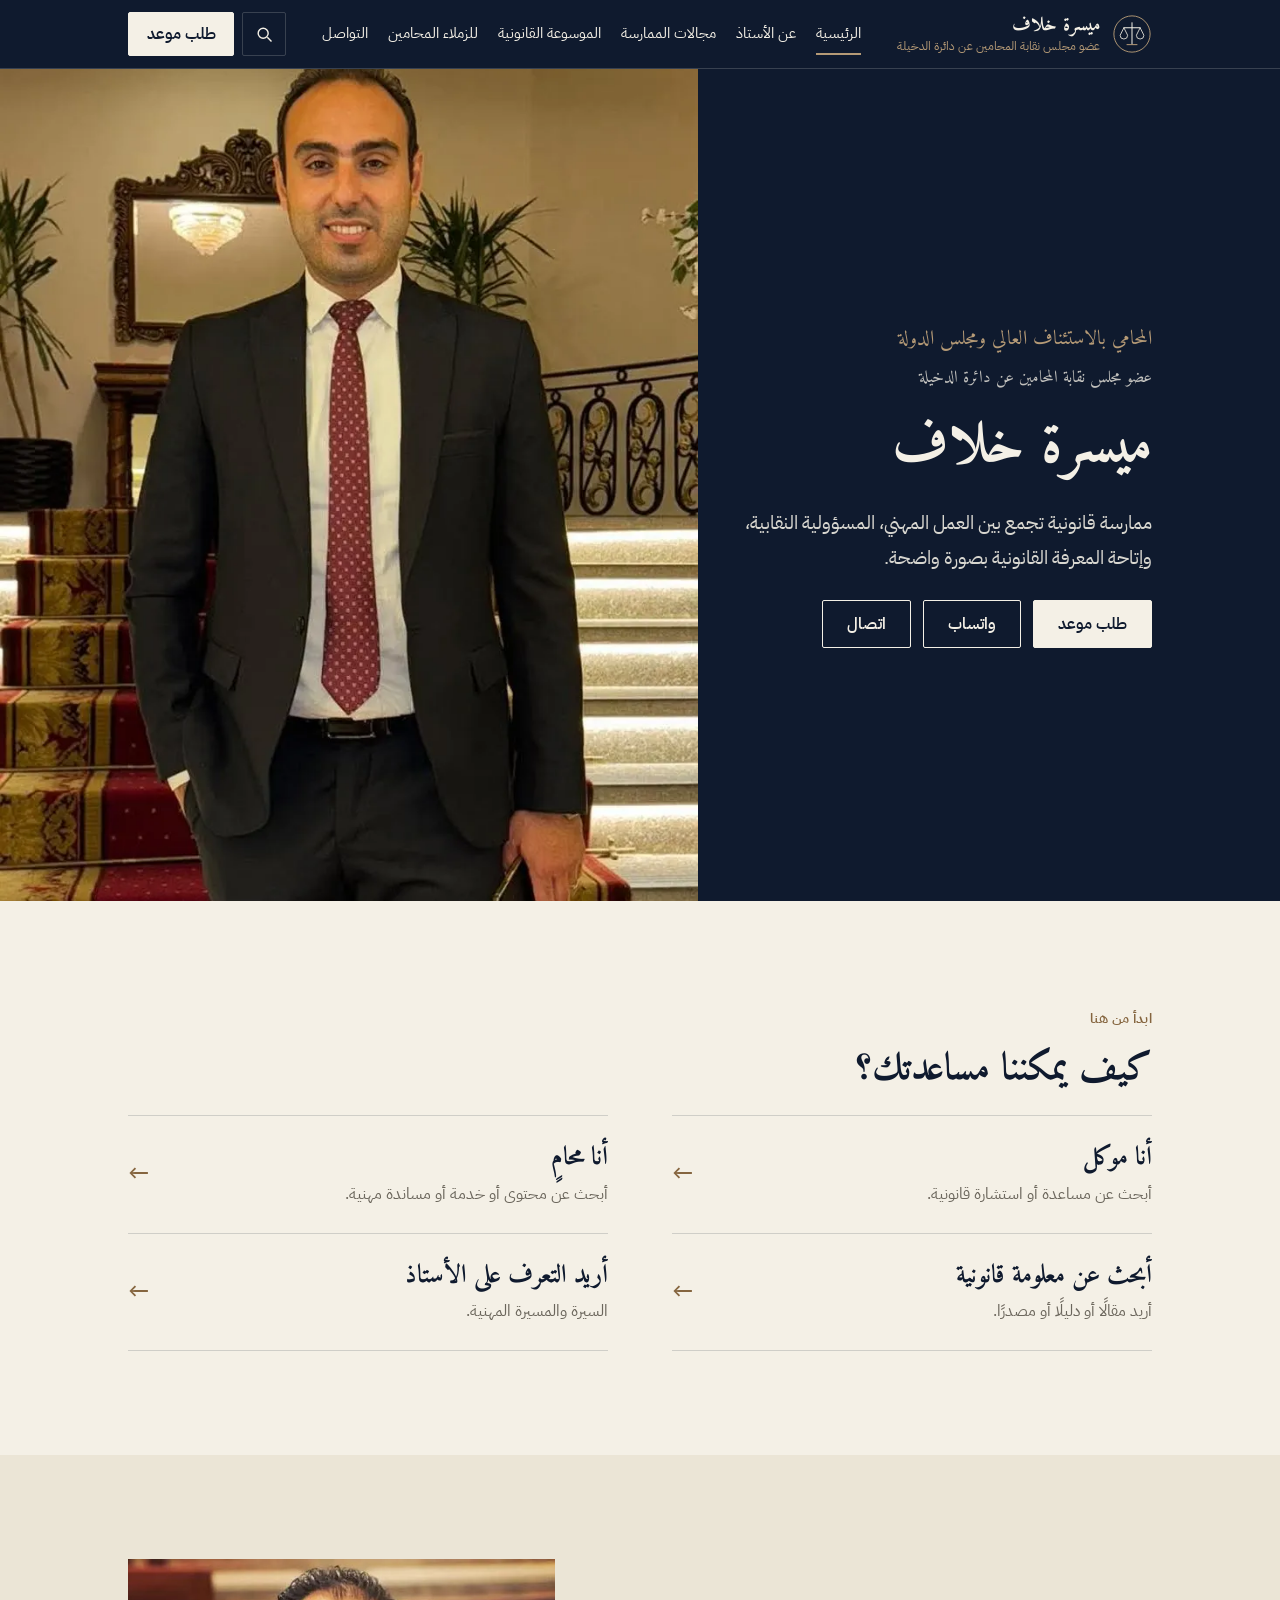
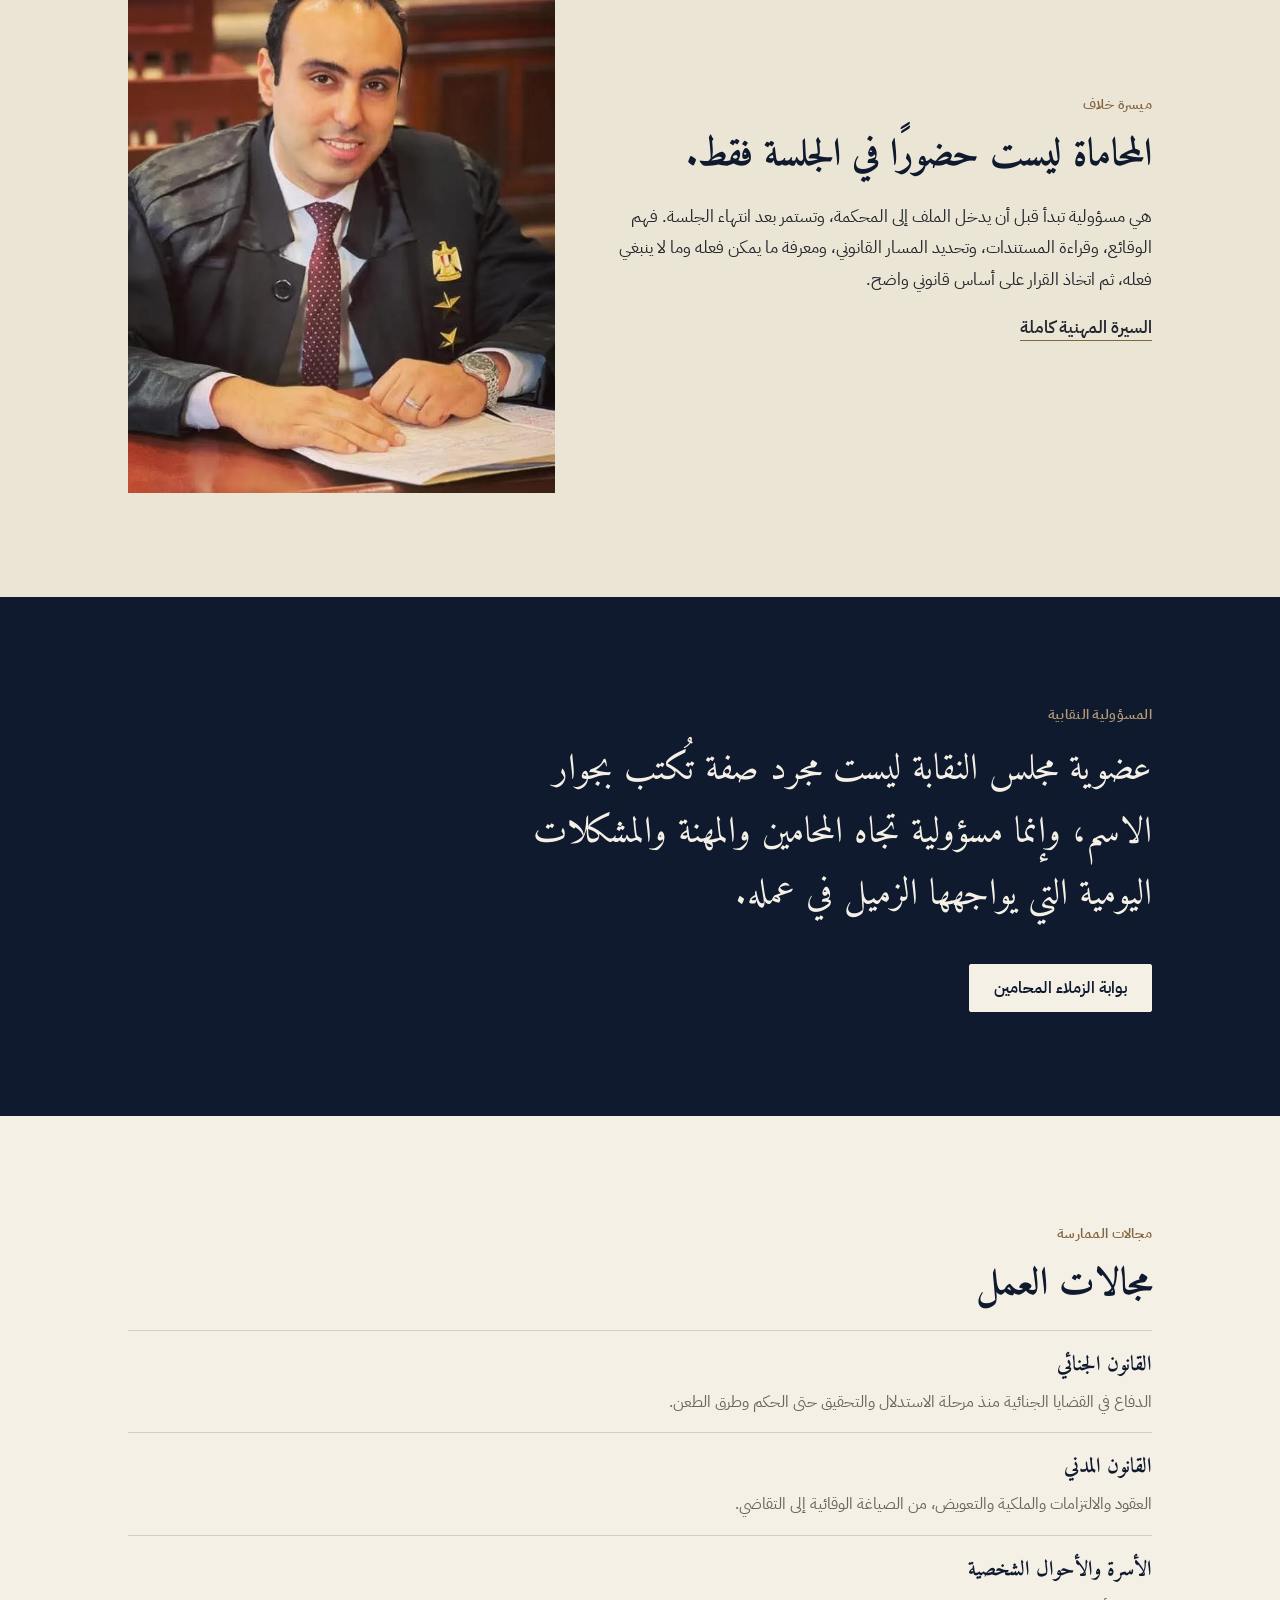
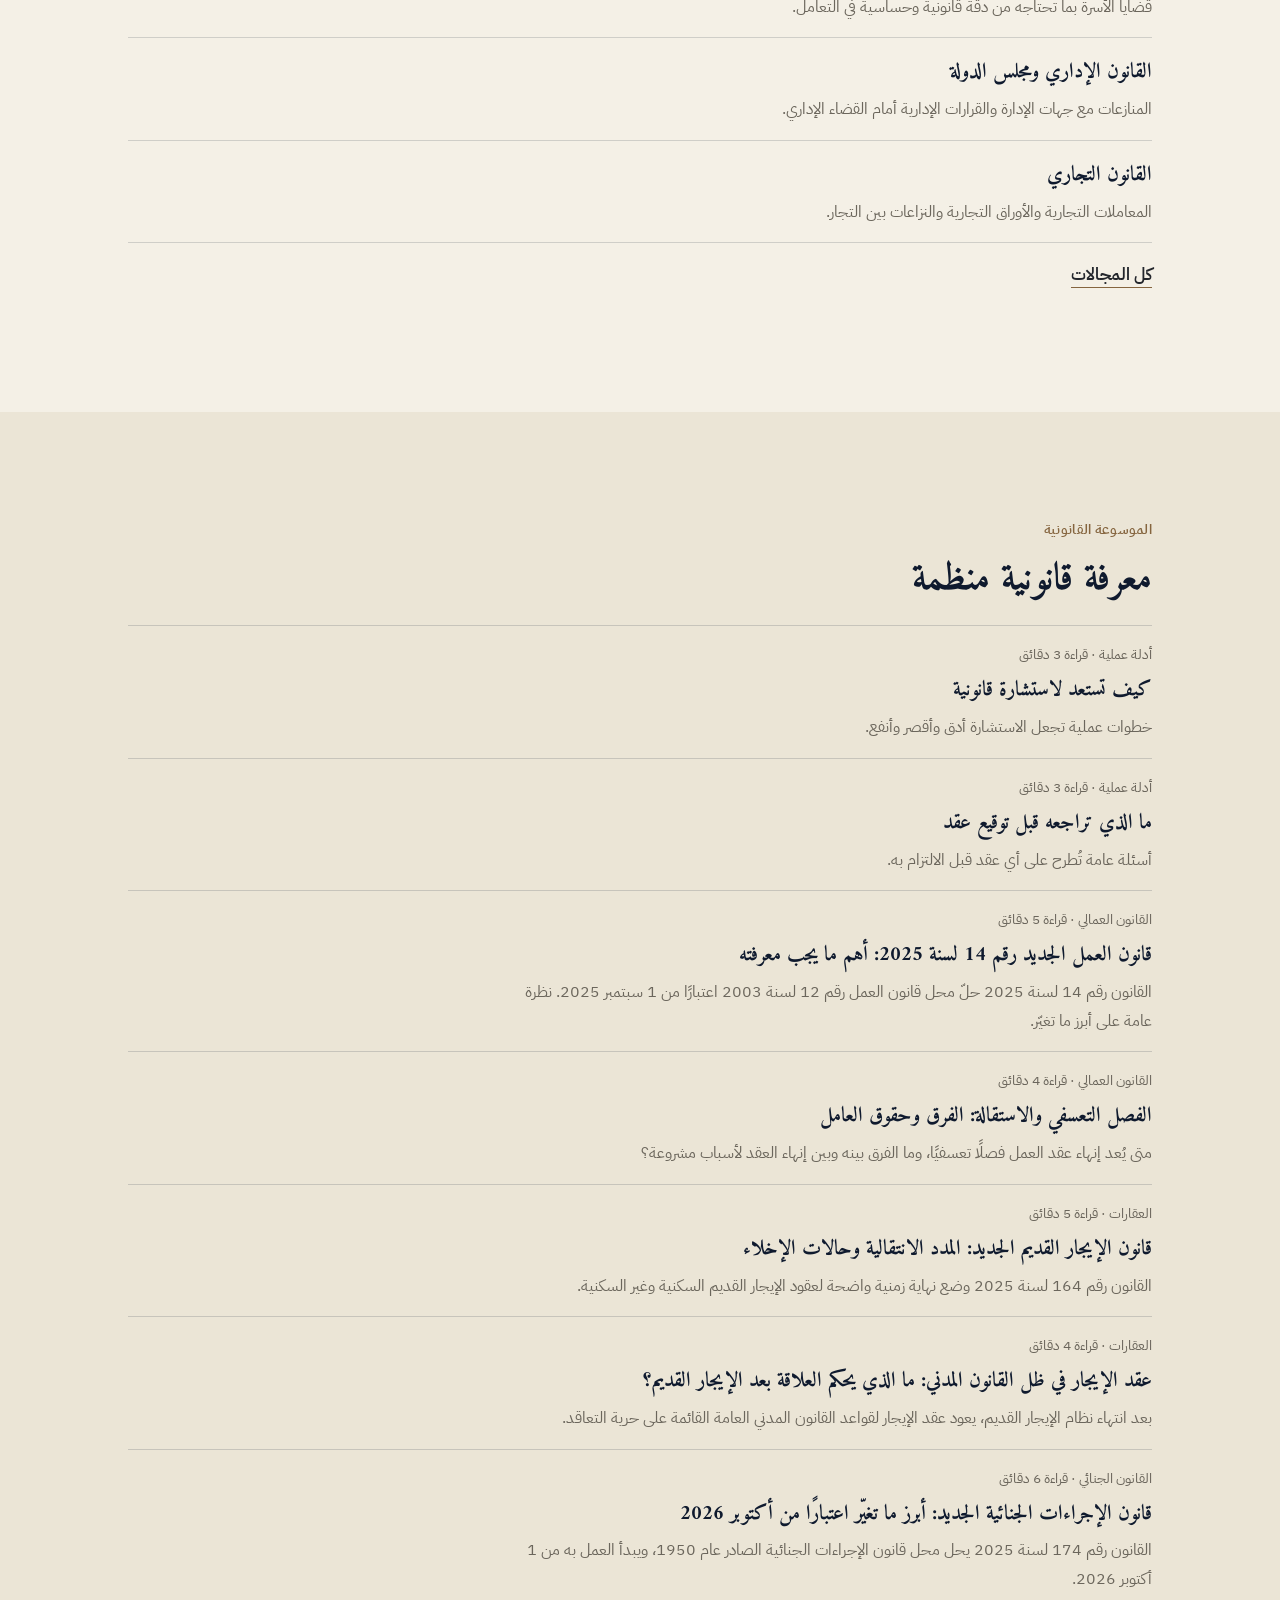
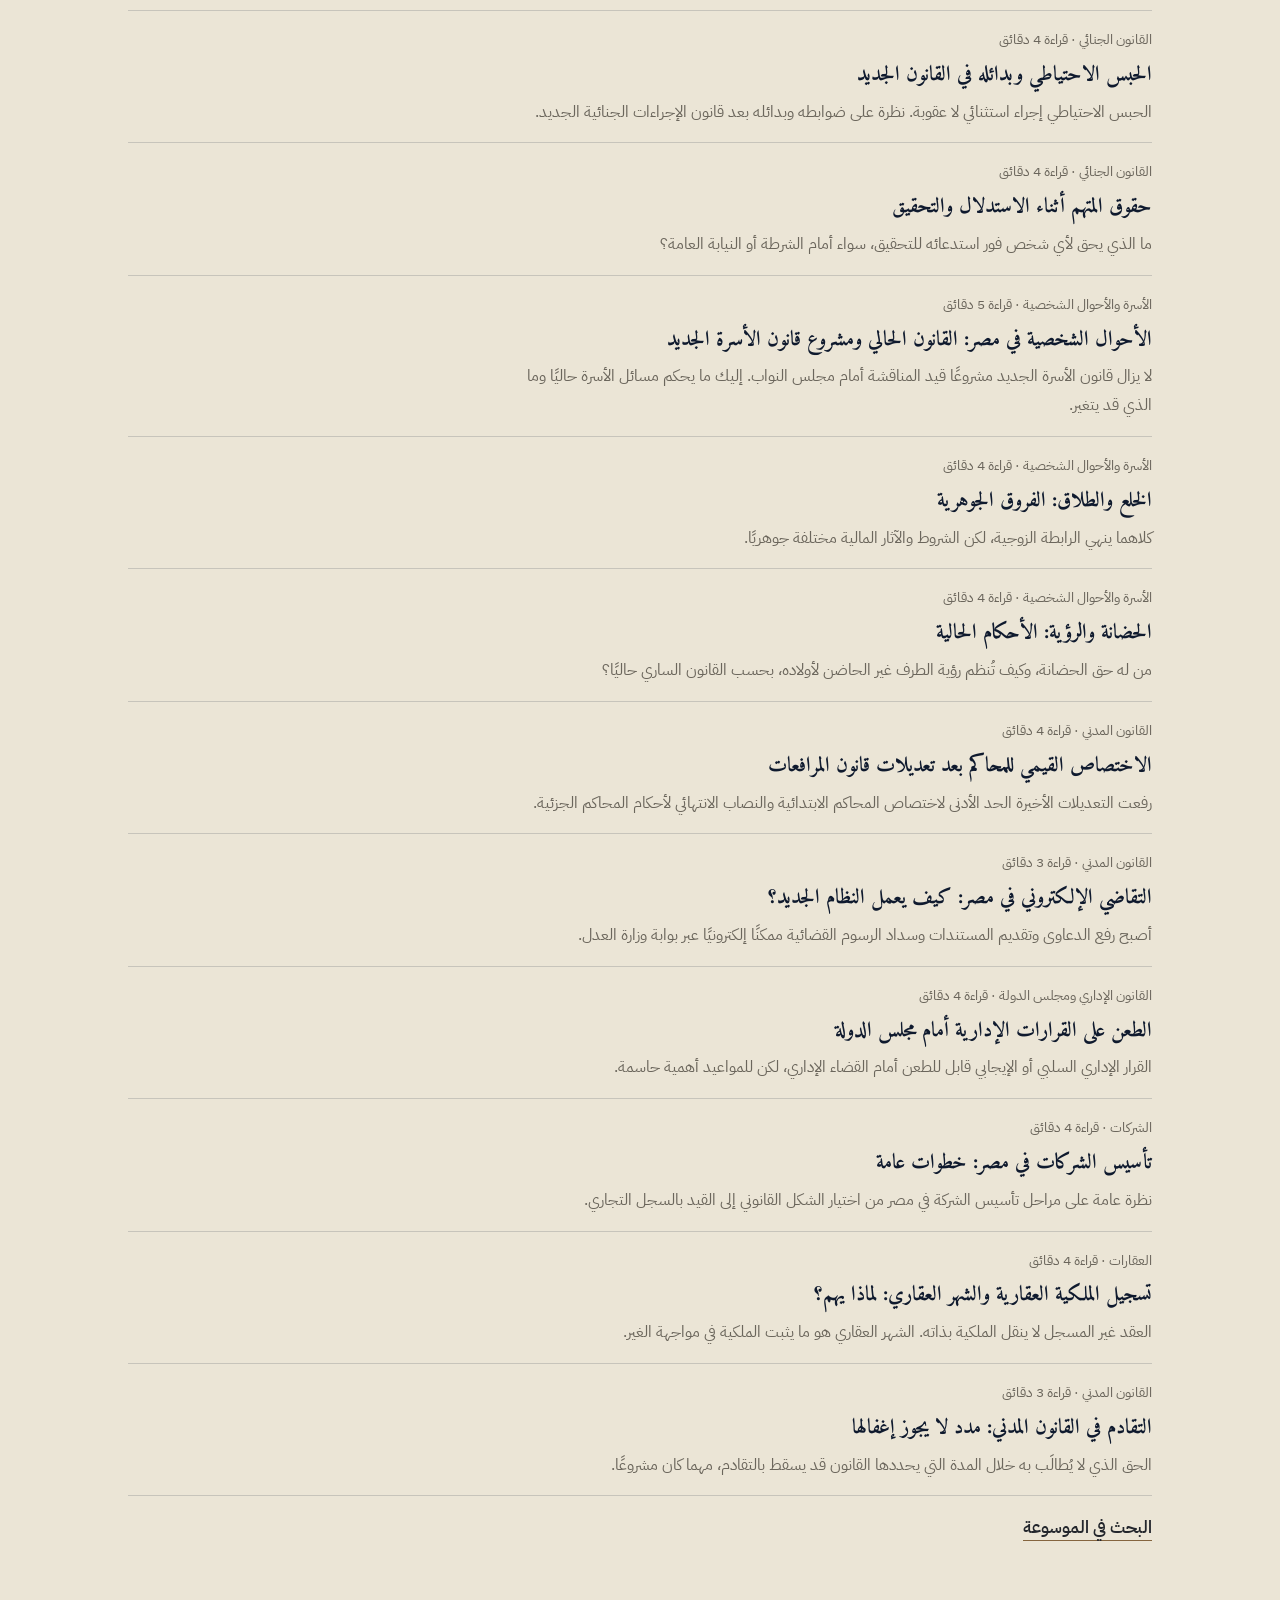
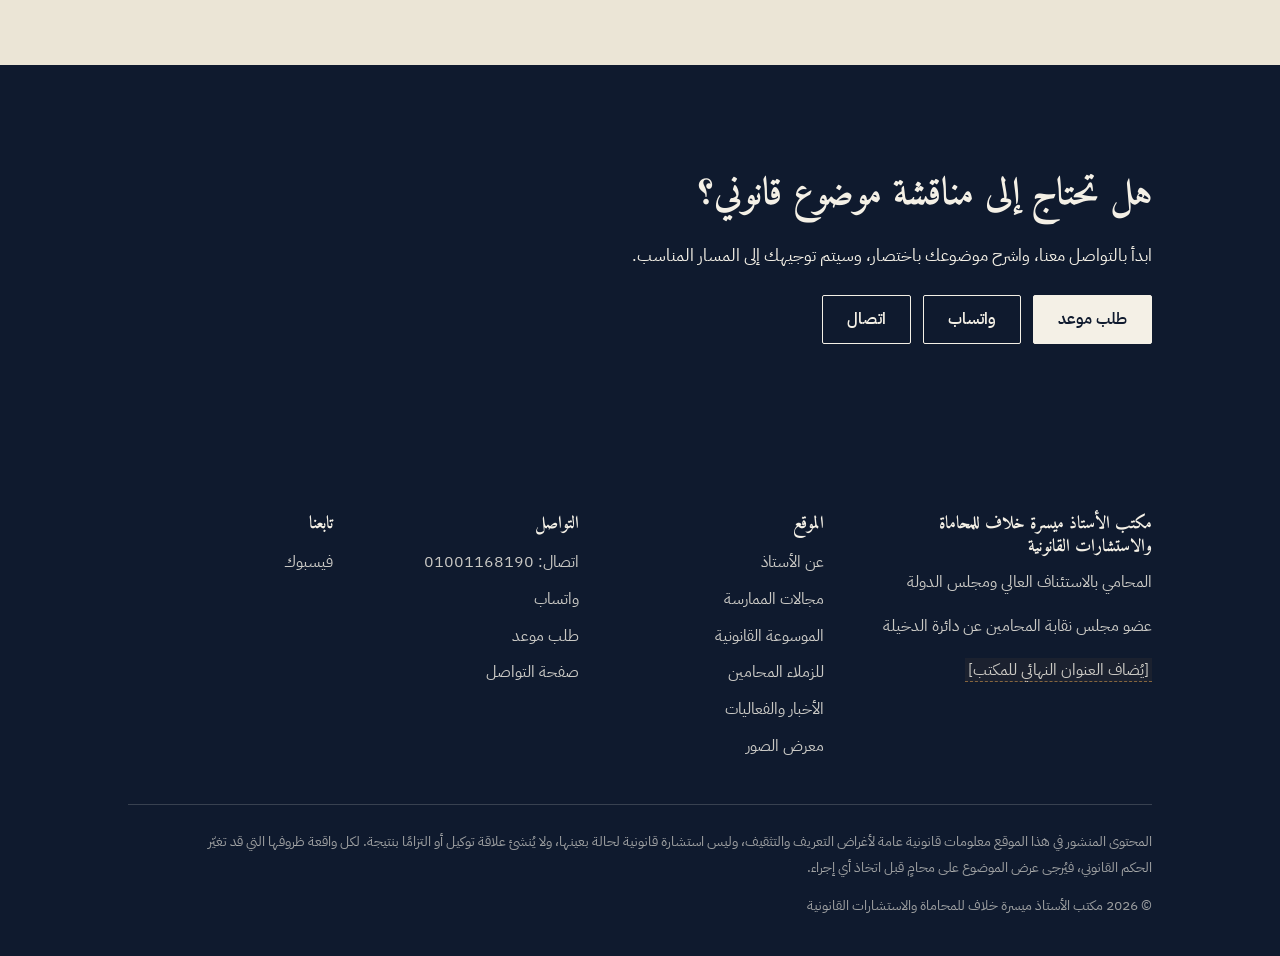
<file: index.html>
<!DOCTYPE html>
<html lang="ar" dir="rtl">
<head>
<meta charset="UTF-8">
<meta name="viewport" content="width=device-width, initial-scale=1, viewport-fit=cover">
<title>ميسرة خلاف — عضو مجلس نقابة المحامين عن دائرة الدخيلة</title>
<meta name="description" content="مكتب الأستاذ ميسرة خلاف للمحاماة والاستشارات القانونية. ممارسة قانونية تجمع بين العمل المهني والمسؤولية النقابية وإتاحة المعرفة القانونية.">
<meta name="theme-color" content="#0f1a2e">
<link rel="canonical" href="">
<meta property="og:type" content="website">
<meta property="og:locale" content="ar_EG">
<meta property="og:site_name" content="مكتب الأستاذ ميسرة خلاف للمحاماة والاستشارات القانونية">
<meta property="og:title" content="ميسرة خلاف — عضو مجلس نقابة المحامين عن دائرة الدخيلة">
<meta property="og:description" content="مكتب الأستاذ ميسرة خلاف للمحاماة والاستشارات القانونية. ممارسة قانونية تجمع بين العمل المهني والمسؤولية النقابية وإتاحة المعرفة القانونية.">
<meta property="og:url" content="">
<meta name="twitter:card" content="summary">
<link rel="icon" href="assets/favicon.svg" type="image/svg+xml">
<link rel="manifest" href="manifest.webmanifest">
<link rel="stylesheet" href="css/style.css">
<link rel="preload" as="image" href="assets/hero-mobile.webp" type="image/webp" media="(max-width: 63.99rem)">
<link rel="preload" as="image" href="assets/portrait-desk.webp" type="image/webp" media="(min-width: 64rem)">
<script type="application/ld+json">{"@context":"https://schema.org","@graph":[{"@type":"Person","name":"ميسرة خلاف","jobTitle":"المحامي بالاستئناف العالي ومجلس الدولة","description":"عضو مجلس نقابة المحامين عن دائرة الدخيلة","telephone":"+201001168190","sameAs":["https://www.facebook.com/share/18SwC5Kgt8/"]},{"@type":"LegalService","name":"مكتب الأستاذ ميسرة خلاف للمحاماة والاستشارات القانونية","telephone":"+201001168190","areaServed":"الإسكندرية"}]}</script>
</head>
<body data-page="home">
<main id="main">
<section class="hero dark">
  <div class="hero-img">
    <picture>
      <source media="(min-width: 64rem)" srcset="assets/portrait-desk.webp" type="image/webp">
      <source media="(min-width: 64rem)" srcset="assets/portrait-desk.jpg">
      <source srcset="assets/hero-mobile.webp" type="image/webp">
      <img src="assets/hero-mobile.jpg" width="800" height="1000" alt="الأستاذ ميسرة خلاف" fetchpriority="high">
    </picture>
  </div>
  <div class="hero-body">
    <span class="role" data-bind="degree"></span>
    <span class="role role-2" data-bind="role"></span>
    <h1>ميسرة خلاف</h1>
    <p class="lede" data-bind="tagline"></p>
    <div class="btn-row">
      <a class="btn solid" href="appointment.html">طلب موعد</a>
      <a class="btn" data-wa="السلام عليكم، أرغب في التواصل بخصوص موضوع قانوني.">واتساب</a>
      <a class="btn" data-tel href="#">اتصال</a>
    </div>
  </div>
</section>

<section class="section">
  <div class="wrap">
    <span class="kicker">ابدأ من هنا</span>
    <h2>كيف يمكننا مساعدتك؟</h2>
    <nav class="paths reveal" aria-label="مسارات الموقع">
      <a href="appointment.html"><span class="p-t">أنا موكل</span><p class="p-d">أبحث عن مساعدة أو استشارة قانونية.</p><span class="arrow" aria-hidden="true">←</span></a>
      <a href="colleagues.html"><span class="p-t">أنا محامٍ</span><p class="p-d">أبحث عن محتوى أو خدمة أو مساندة مهنية.</p><span class="arrow" aria-hidden="true">←</span></a>
      <a href="knowledge.html"><span class="p-t">أبحث عن معلومة قانونية</span><p class="p-d">أريد مقالًا أو دليلًا أو مصدرًا.</p><span class="arrow" aria-hidden="true">←</span></a>
      <a href="about.html"><span class="p-t">أريد التعرف على الأستاذ</span><p class="p-d">السيرة والمسيرة المهنية.</p><span class="arrow" aria-hidden="true">←</span></a>
    </nav>
  </div>
</section>

<section class="section alt">
  <div class="wrap split wide-img">
    <div class="reveal">
      <span class="kicker">ميسرة خلاف</span>
      <h2>المحاماة ليست حضورًا في الجلسة فقط.</h2>
      <p>هي مسؤولية تبدأ قبل أن يدخل الملف إلى المحكمة، وتستمر بعد انتهاء الجلسة. فهم الوقائع، وقراءة المستندات، وتحديد المسار القانوني، ومعرفة ما يمكن فعله وما لا ينبغي فعله، ثم اتخاذ القرار على أساس قانوني واضح.</p>
      <p><a class="link" href="about.html">السيرة المهنية كاملة</a></p>
    </div>
    <div class="frame reveal">
      <picture>
        <source srcset="assets/portrait-court.webp" type="image/webp">
        <img src="assets/portrait-court.jpg" width="750" height="750" loading="lazy" alt="الأستاذ ميسرة بالزي الرسمي للمحاماة داخل قاعة المحكمة">
      </picture>
    </div>
  </div>
</section>

<section class="section dark">
  <div class="wrap">
    <span class="kicker">المسؤولية النقابية</span>
    <p class="quote reveal">عضوية مجلس النقابة ليست مجرد صفة تُكتب بجوار الاسم، وإنما مسؤولية تجاه المحامين والمهنة والمشكلات اليومية التي يواجهها الزميل في عمله.</p>
    <div class="btn-row"><a class="btn solid" href="colleagues.html">بوابة الزملاء المحامين</a></div>
  </div>
</section>

<section class="section">
  <div class="wrap">
    <span class="kicker">مجالات الممارسة</span>
    <h2>مجالات العمل</h2>
    <ul class="rows reveal" id="home-specs"></ul>
    <p class="mt-s"><a class="link" href="specialties.html">كل المجالات</a></p>
  </div>
</section>

<section class="section alt">
  <div class="wrap">
    <span class="kicker">الموسوعة القانونية</span>
    <h2>معرفة قانونية منظمة</h2>
    <ul class="rows reveal" id="home-arts"></ul>
    <p class="mt-s"><a class="link" href="knowledge.html">البحث في الموسوعة</a></p>
  </div>
</section>

<section class="section dark">
  <div class="wrap">
    <h2>هل تحتاج إلى مناقشة موضوع قانوني؟</h2>
    <p>ابدأ بالتواصل معنا، واشرح موضوعك باختصار، وسيتم توجيهك إلى المسار المناسب.</p>
    <div class="btn-row">
      <a class="btn solid" href="appointment.html">طلب موعد</a>
      <a class="btn" data-wa="السلام عليكم، أرغب في طلب موعد لمناقشة موضوع قانوني.">واتساب</a>
      <a class="btn" data-tel href="#">اتصال</a>
    </div>
  </div>
</section>
</main>
<noscript><p class="wrap">يحتاج الموقع إلى تفعيل JavaScript لعرض القوائم والبيانات. للتواصل: 01001168190.</p></noscript>
<script src="js/app.js" defer></script>
</body>
</html>
</file>
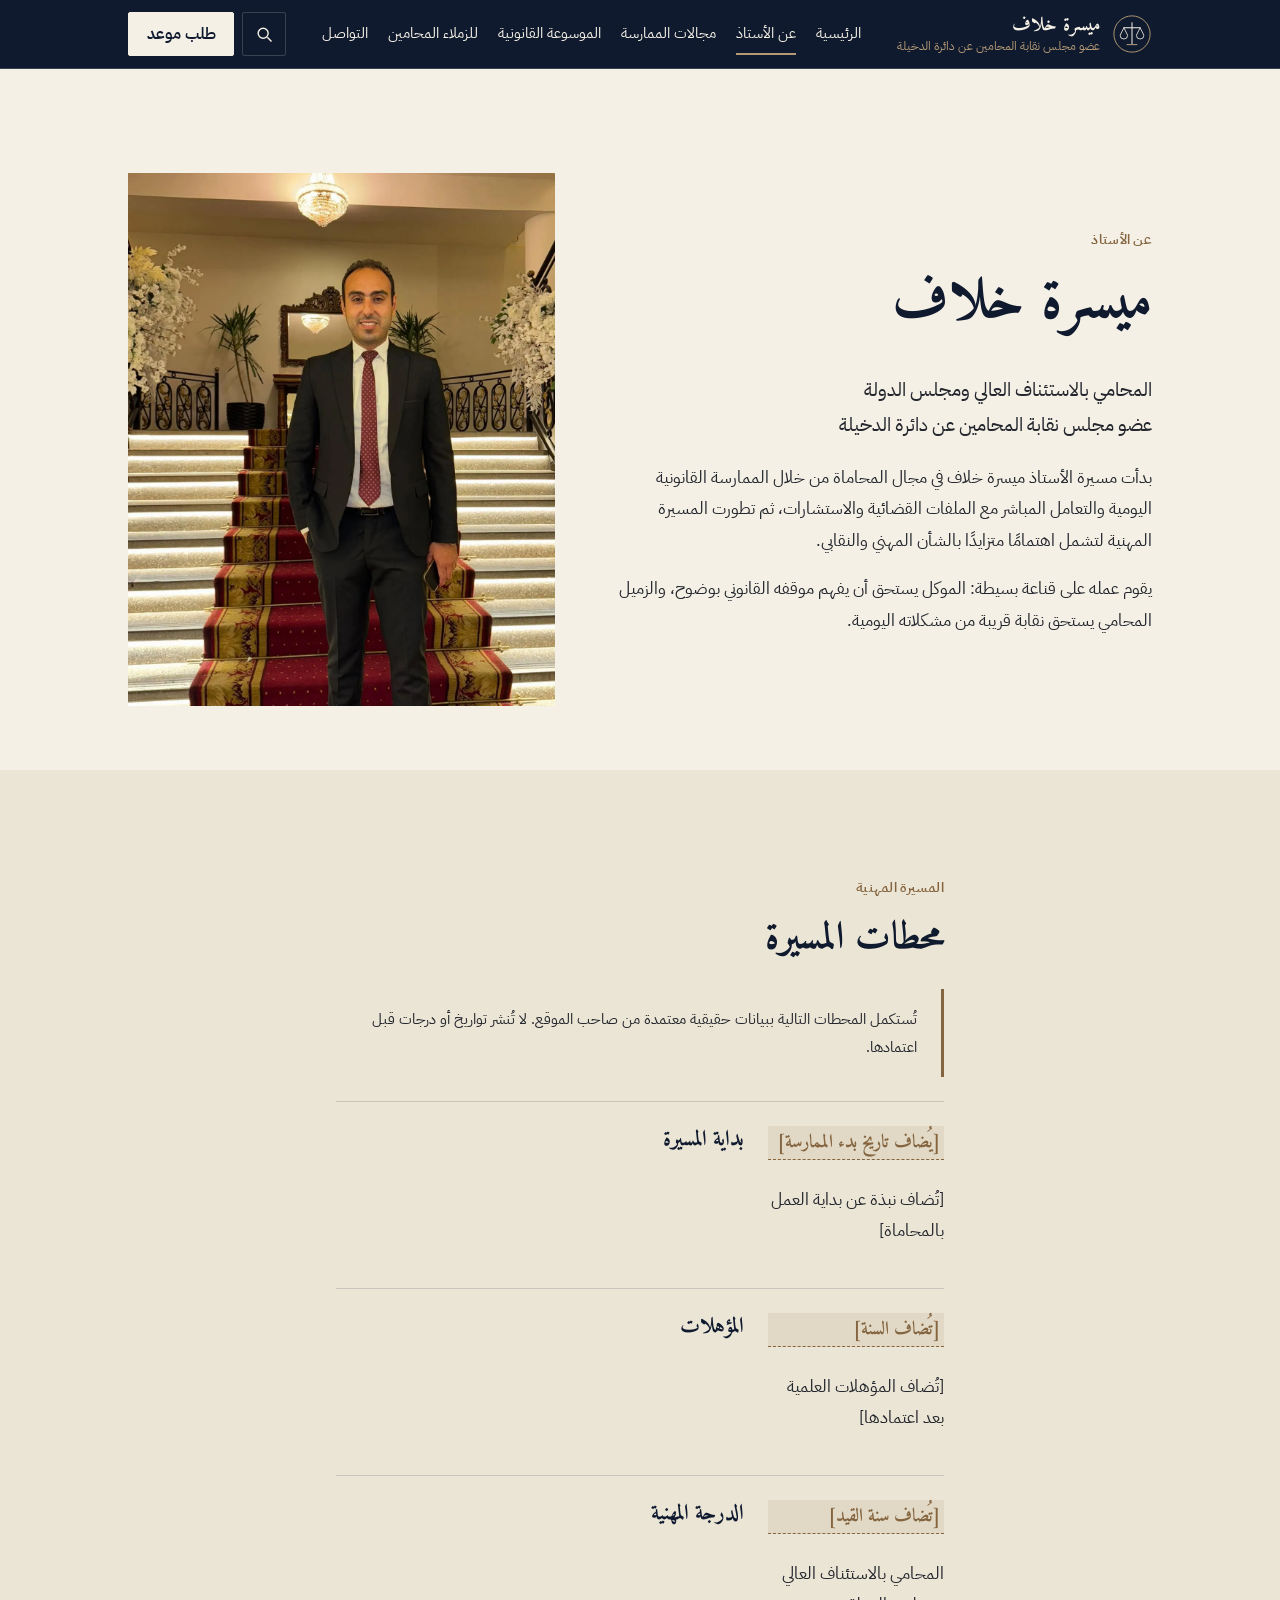
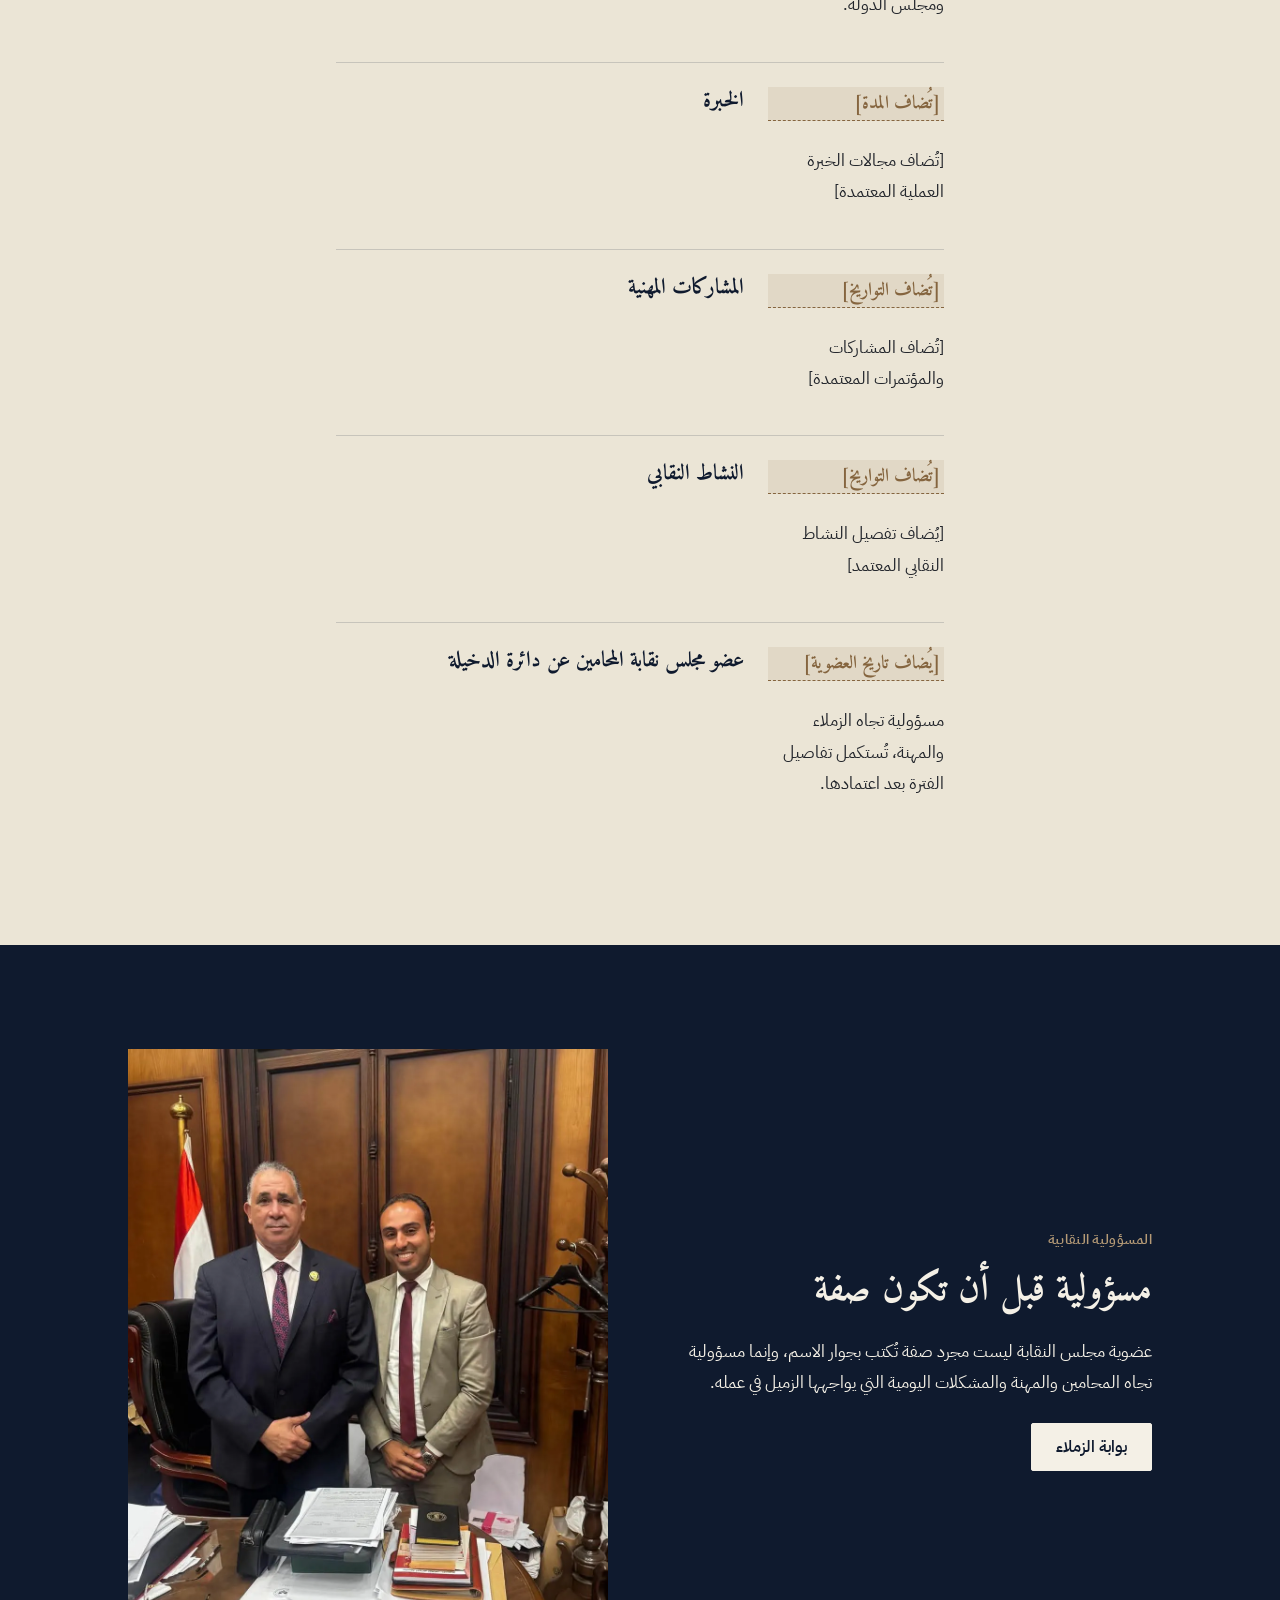
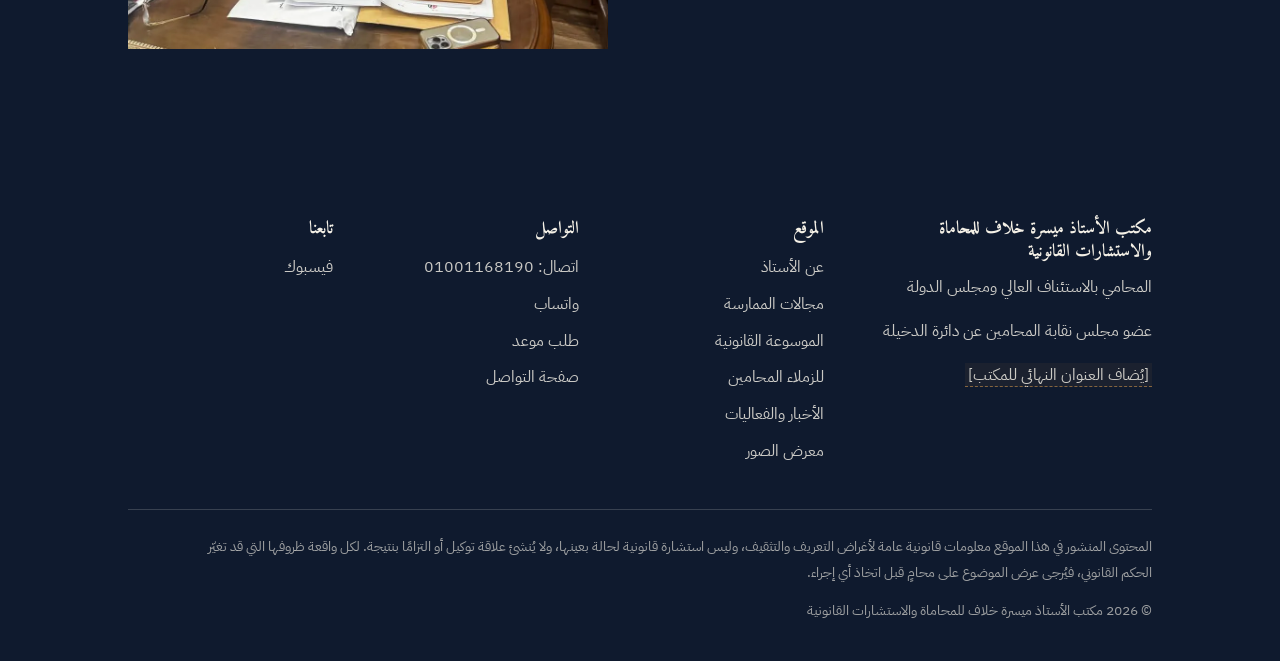
<file: about.html>
<!DOCTYPE html>
<html lang="ar" dir="rtl">
<head>
<meta charset="UTF-8">
<meta name="viewport" content="width=device-width, initial-scale=1, viewport-fit=cover">
<title>عن الأستاذ ميسرة خلاف — عضو مجلس نقابة المحامين عن دائرة الدخيلة</title>
<meta name="description" content="السيرة والمسيرة المهنية للأستاذ ميسرة خلاف، والمسؤولية النقابية عن دائرة الدخيلة.">
<meta name="theme-color" content="#0f1a2e">
<link rel="canonical" href="">
<meta property="og:type" content="website">
<meta property="og:locale" content="ar_EG">
<meta property="og:site_name" content="مكتب الأستاذ ميسرة خلاف للمحاماة والاستشارات القانونية">
<meta property="og:title" content="عن الأستاذ ميسرة خلاف — عضو مجلس نقابة المحامين عن دائرة الدخيلة">
<meta property="og:description" content="السيرة والمسيرة المهنية للأستاذ ميسرة خلاف، والمسؤولية النقابية عن دائرة الدخيلة.">
<meta property="og:url" content="">
<meta name="twitter:card" content="summary">
<link rel="icon" href="assets/favicon.svg" type="image/svg+xml">
<link rel="manifest" href="manifest.webmanifest">
<link rel="stylesheet" href="css/style.css">
</head>
<body data-page="about">
<main id="main">
<section class="intro">
  <div class="wrap split wide-img">
    <div>
      <span class="kicker">عن الأستاذ</span>
      <h1>ميسرة خلاف</h1>
      <p class="lede"><span data-bind="degree"></span><br><span data-bind="role"></span></p>
      <p>بدأت مسيرة الأستاذ ميسرة خلاف في مجال المحاماة من خلال الممارسة القانونية اليومية والتعامل المباشر مع الملفات القضائية والاستشارات، ثم تطورت المسيرة المهنية لتشمل اهتمامًا متزايدًا بالشأن المهني والنقابي.</p>
      <p>يقوم عمله على قناعة بسيطة: الموكل يستحق أن يفهم موقفه القانوني بوضوح، والزميل المحامي يستحق نقابة قريبة من مشكلاته اليومية.</p>
    </div>
    <div class="frame">
      <picture><source srcset="assets/portrait-formal.webp" type="image/webp"><img src="assets/portrait-formal.jpg" width="1170" height="1935" alt="الأستاذ ميسرة خلاف بالبدلة الرسمية"></picture>
    </div>
  </div>
</section>

<section class="section alt">
  <div class="wrap narrow">
    <span class="kicker">المسيرة المهنية</span>
    <h2>محطات المسيرة</h2>
    <p class="notice">تُستكمل المحطات التالية ببيانات حقيقية معتمدة من صاحب الموقع. لا تُنشر تواريخ أو درجات قبل اعتمادها.</p>
    <ol class="tl">
      <li><span class="when ph">[يُضاف تاريخ بدء الممارسة]</span><h3>بداية المسيرة</h3><p>[تُضاف نبذة عن بداية العمل بالمحاماة]</p></li>
      <li><span class="when ph">[تُضاف السنة]</span><h3>المؤهلات</h3><p>[تُضاف المؤهلات العلمية بعد اعتمادها]</p></li>
      <li><span class="when ph">[تُضاف سنة القيد]</span><h3>الدرجة المهنية</h3><p>المحامي بالاستئناف العالي ومجلس الدولة.</p></li>
      <li><span class="when ph">[تُضاف المدة]</span><h3>الخبرة</h3><p>[تُضاف مجالات الخبرة العملية المعتمدة]</p></li>
      <li><span class="when ph">[تُضاف التواريخ]</span><h3>المشاركات المهنية</h3><p>[تُضاف المشاركات والمؤتمرات المعتمدة]</p></li>
      <li><span class="when ph">[تُضاف التواريخ]</span><h3>النشاط النقابي</h3><p>[يُضاف تفصيل النشاط النقابي المعتمد]</p></li>
      <li><span class="when ph">[يُضاف تاريخ العضوية]</span><h3>عضو مجلس نقابة المحامين عن دائرة الدخيلة</h3><p>مسؤولية تجاه الزملاء والمهنة، تُستكمل تفاصيل الفترة بعد اعتمادها.</p></li>
    </ol>
  </div>
</section>

<section class="section dark">
  <div class="wrap split">
    <div>
      <span class="kicker">المسؤولية النقابية</span>
      <h2>مسؤولية قبل أن تكون صفة</h2>
      <p>عضوية مجلس النقابة ليست مجرد صفة تُكتب بجوار الاسم، وإنما مسؤولية تجاه المحامين والمهنة والمشكلات اليومية التي يواجهها الزميل في عمله.</p>
      <div class="btn-row"><a class="btn solid" href="colleagues.html">بوابة الزملاء</a></div>
    </div>
    <div class="frame">
      <picture><source srcset="assets/portrait-office-colleague.webp" type="image/webp"><img src="assets/portrait-office-colleague.jpg" width="1280" height="1280" loading="lazy" alt="الأستاذ ميسرة مع أحد كبار رجال القانون في مكتبه"></picture>
    </div>
  </div>
</section>
</main>
<noscript><p class="wrap">يحتاج الموقع إلى تفعيل JavaScript لعرض القوائم والبيانات. للتواصل: 01001168190.</p></noscript>
<script src="js/app.js" defer></script>
</body>
</html>
</file>
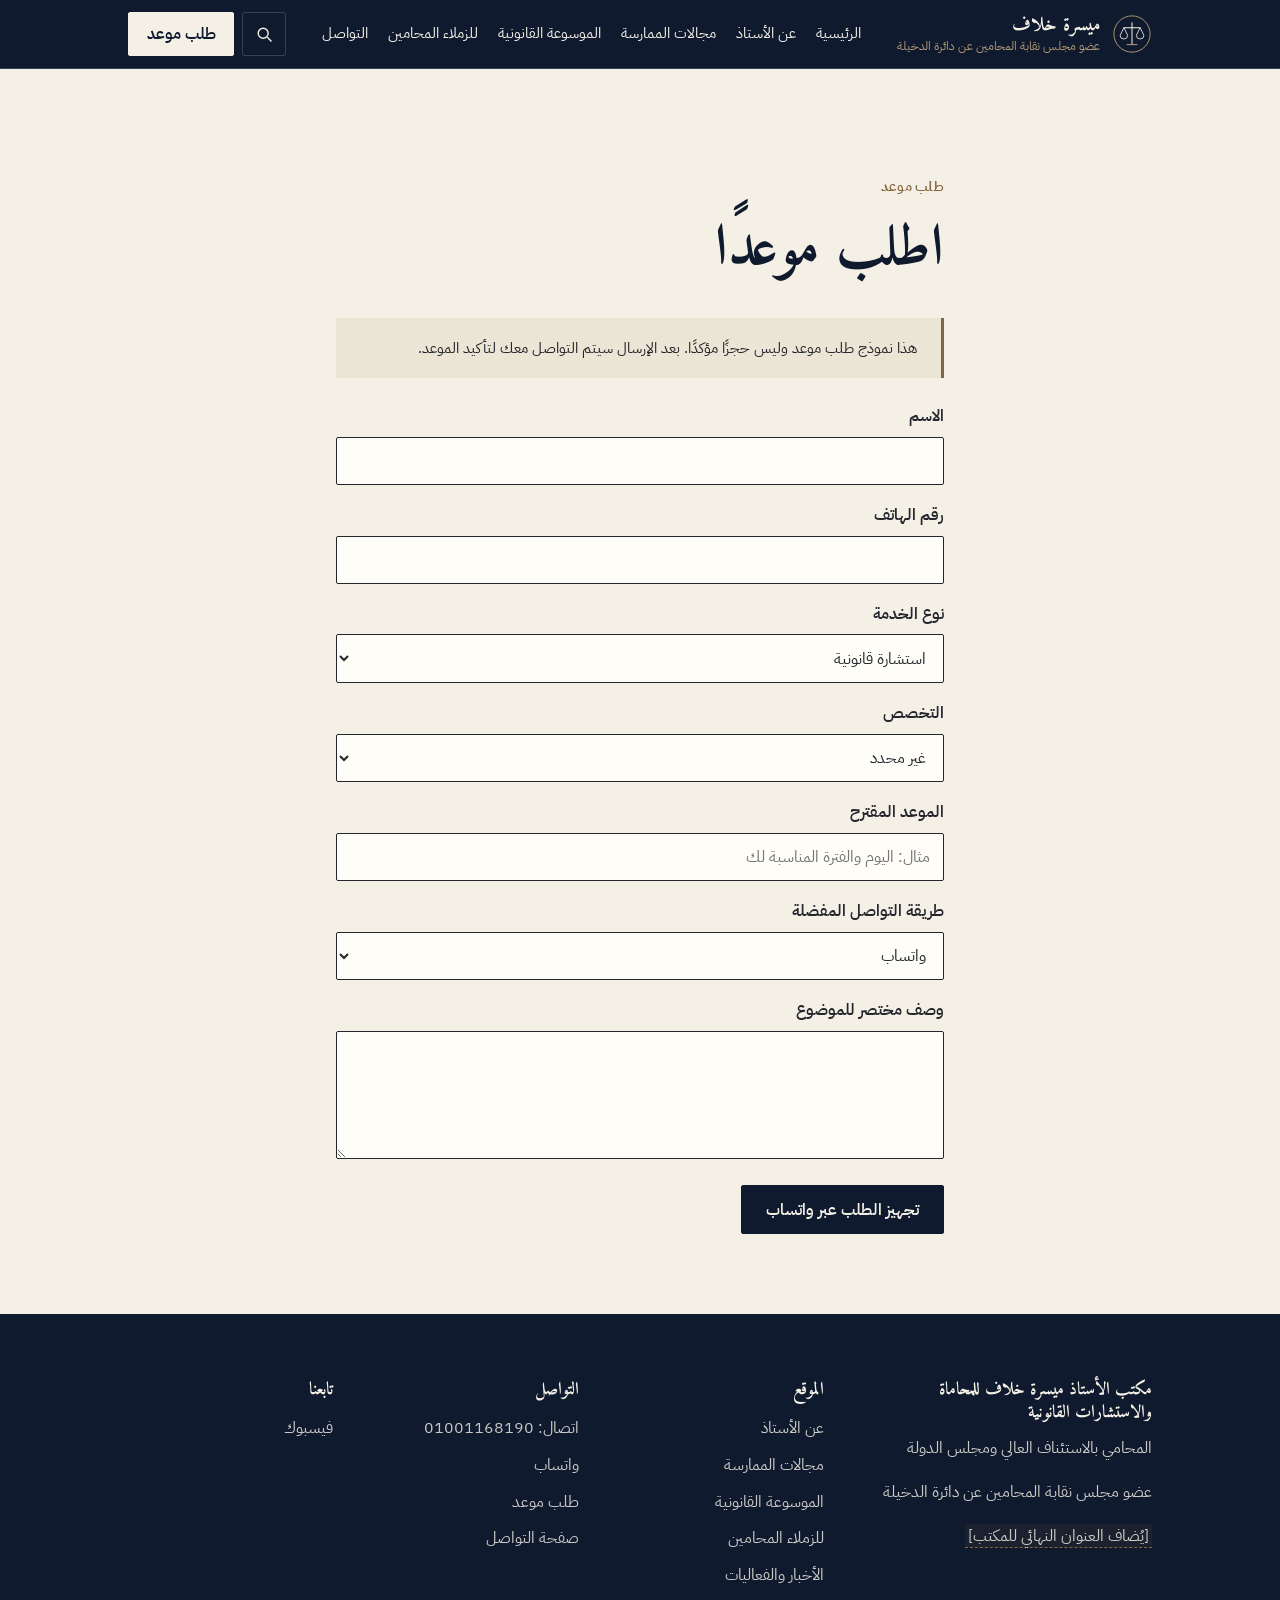
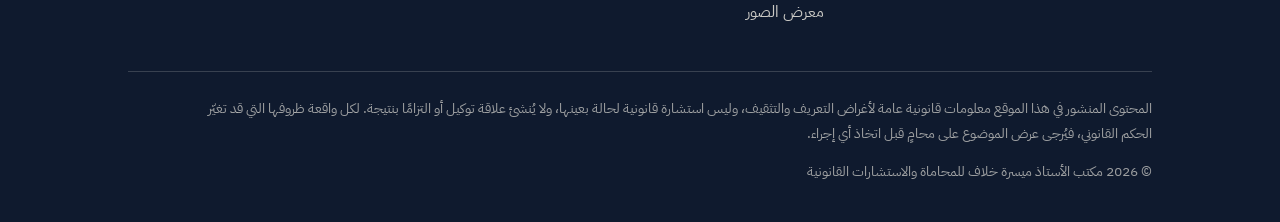
<file: appointment.html>
<!DOCTYPE html>
<html lang="ar" dir="rtl">
<head>
<meta charset="UTF-8">
<meta name="viewport" content="width=device-width, initial-scale=1, viewport-fit=cover">
<title>طلب موعد — مكتب ميسرة خلاف</title>
<meta name="description" content="اطلب موعدًا لمناقشة موضوع قانوني. الطلب لا يعد حجزًا مؤكدًا.">
<meta name="theme-color" content="#0f1a2e">
<link rel="canonical" href="">
<meta property="og:type" content="website">
<meta property="og:locale" content="ar_EG">
<meta property="og:site_name" content="مكتب الأستاذ ميسرة خلاف للمحاماة والاستشارات القانونية">
<meta property="og:title" content="طلب موعد — مكتب ميسرة خلاف">
<meta property="og:description" content="اطلب موعدًا لمناقشة موضوع قانوني. الطلب لا يعد حجزًا مؤكدًا.">
<meta property="og:url" content="">
<meta name="twitter:card" content="summary">
<link rel="icon" href="assets/favicon.svg" type="image/svg+xml">
<link rel="manifest" href="manifest.webmanifest">
<link rel="stylesheet" href="css/style.css">
</head>
<body data-page="appointment">
<main id="main">
<section class="intro"><div class="wrap narrow">
<span class="kicker">طلب موعد</span><h1>اطلب موعدًا</h1>
<p class="notice">هذا نموذج طلب موعد وليس حجزًا مؤكدًا. بعد الإرسال سيتم التواصل معك لتأكيد الموعد.</p>
<form id="appt-form">
<div class="field"><label for="a-name">الاسم</label><input id="a-name" required autocomplete="name"></div>
<div class="field"><label for="a-phone">رقم الهاتف</label><input id="a-phone" type="tel" inputmode="tel" dir="ltr" required autocomplete="tel"></div>
<div class="field"><label for="a-service">نوع الخدمة</label><select id="a-service"><option>استشارة قانونية</option><option>متابعة قضية</option><option>مراجعة مستندات أو عقود</option><option>أخرى</option></select></div>
<div class="field"><label for="a-spec">التخصص</label><select id="a-spec"></select></div>
<div class="field"><label for="a-when">الموعد المقترح</label><input id="a-when" placeholder="مثال: اليوم والفترة المناسبة لك"></div>
<div class="field"><label for="a-way">طريقة التواصل المفضلة</label><select id="a-way"><option>واتساب</option><option>اتصال هاتفي</option></select></div>
<div class="field"><label for="a-details">وصف مختصر للموضوع</label><textarea id="a-details"></textarea></div>
<button class="btn solid" type="submit">تجهيز الطلب عبر واتساب</button>
<p id="appt-out" class="form-note mt-s" role="status"></p>
</form></div></section>
</main>
<noscript><p class="wrap">يحتاج الموقع إلى تفعيل JavaScript لعرض القوائم والبيانات. للتواصل: 01001168190.</p></noscript>
<script src="js/app.js" defer></script>
</body>
</html>
</file>
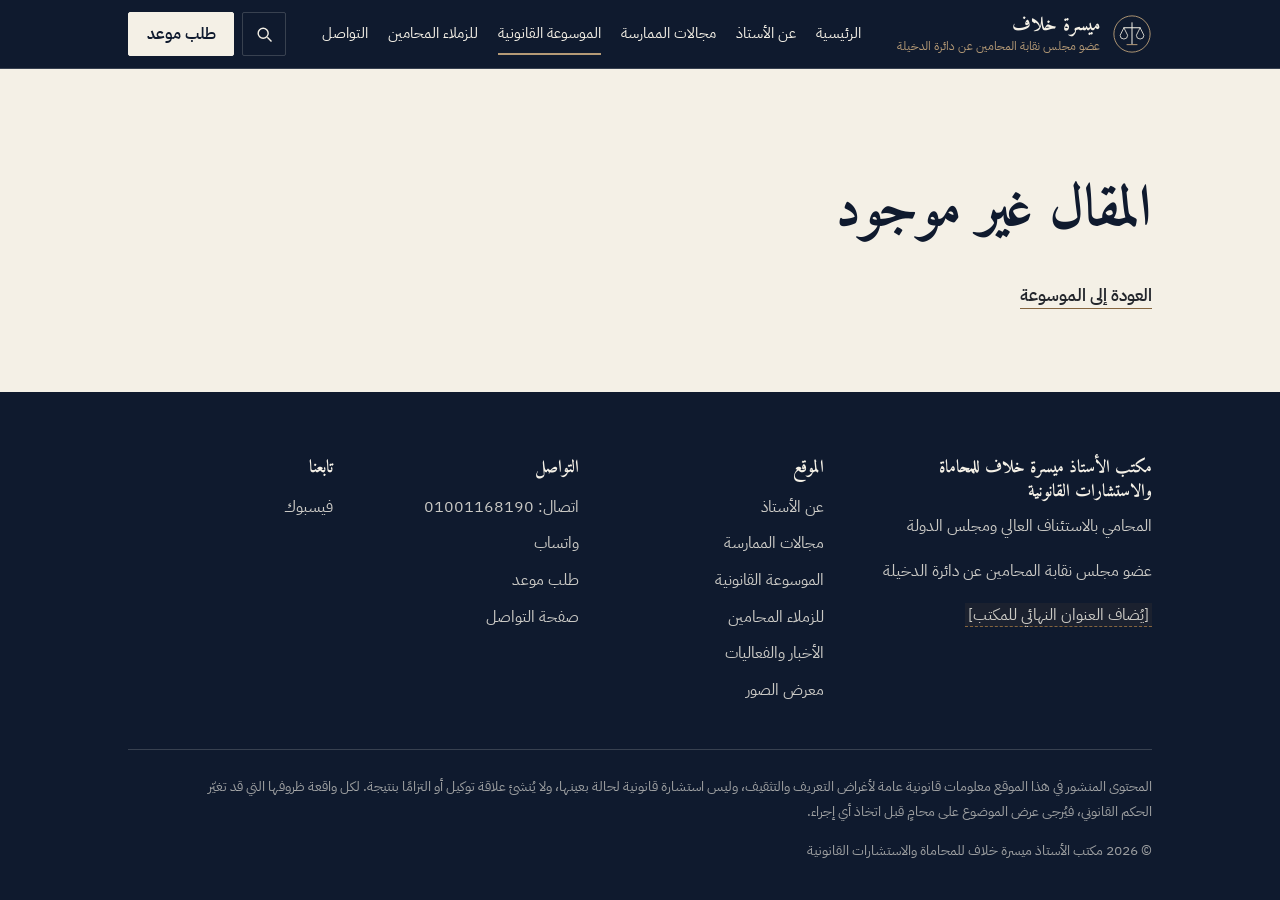
<file: article.html>
<!DOCTYPE html>
<html lang="ar" dir="rtl">
<head>
<meta charset="UTF-8">
<meta name="viewport" content="width=device-width, initial-scale=1, viewport-fit=cover">
<title>مقال — الموسوعة القانونية</title>
<meta name="description" content="مقال قانوني تعليمي عام من الموسوعة القانونية.">
<meta name="theme-color" content="#0f1a2e">
<link rel="canonical" href="">
<meta property="og:type" content="website">
<meta property="og:locale" content="ar_EG">
<meta property="og:site_name" content="مكتب الأستاذ ميسرة خلاف للمحاماة والاستشارات القانونية">
<meta property="og:title" content="مقال — الموسوعة القانونية">
<meta property="og:description" content="مقال قانوني تعليمي عام من الموسوعة القانونية.">
<meta property="og:url" content="">
<meta name="twitter:card" content="summary">
<link rel="icon" href="assets/favicon.svg" type="image/svg+xml">
<link rel="manifest" href="manifest.webmanifest">
<link rel="stylesheet" href="css/style.css">
</head>
<body data-page="article">
<main id="main">
<section class="intro"><div class="wrap" id="article"></div></section>
</main>
<noscript><p class="wrap">يحتاج الموقع إلى تفعيل JavaScript لعرض القوائم والبيانات. للتواصل: 01001168190.</p></noscript>
<script src="js/app.js" defer></script>
</body>
</html>
</file>
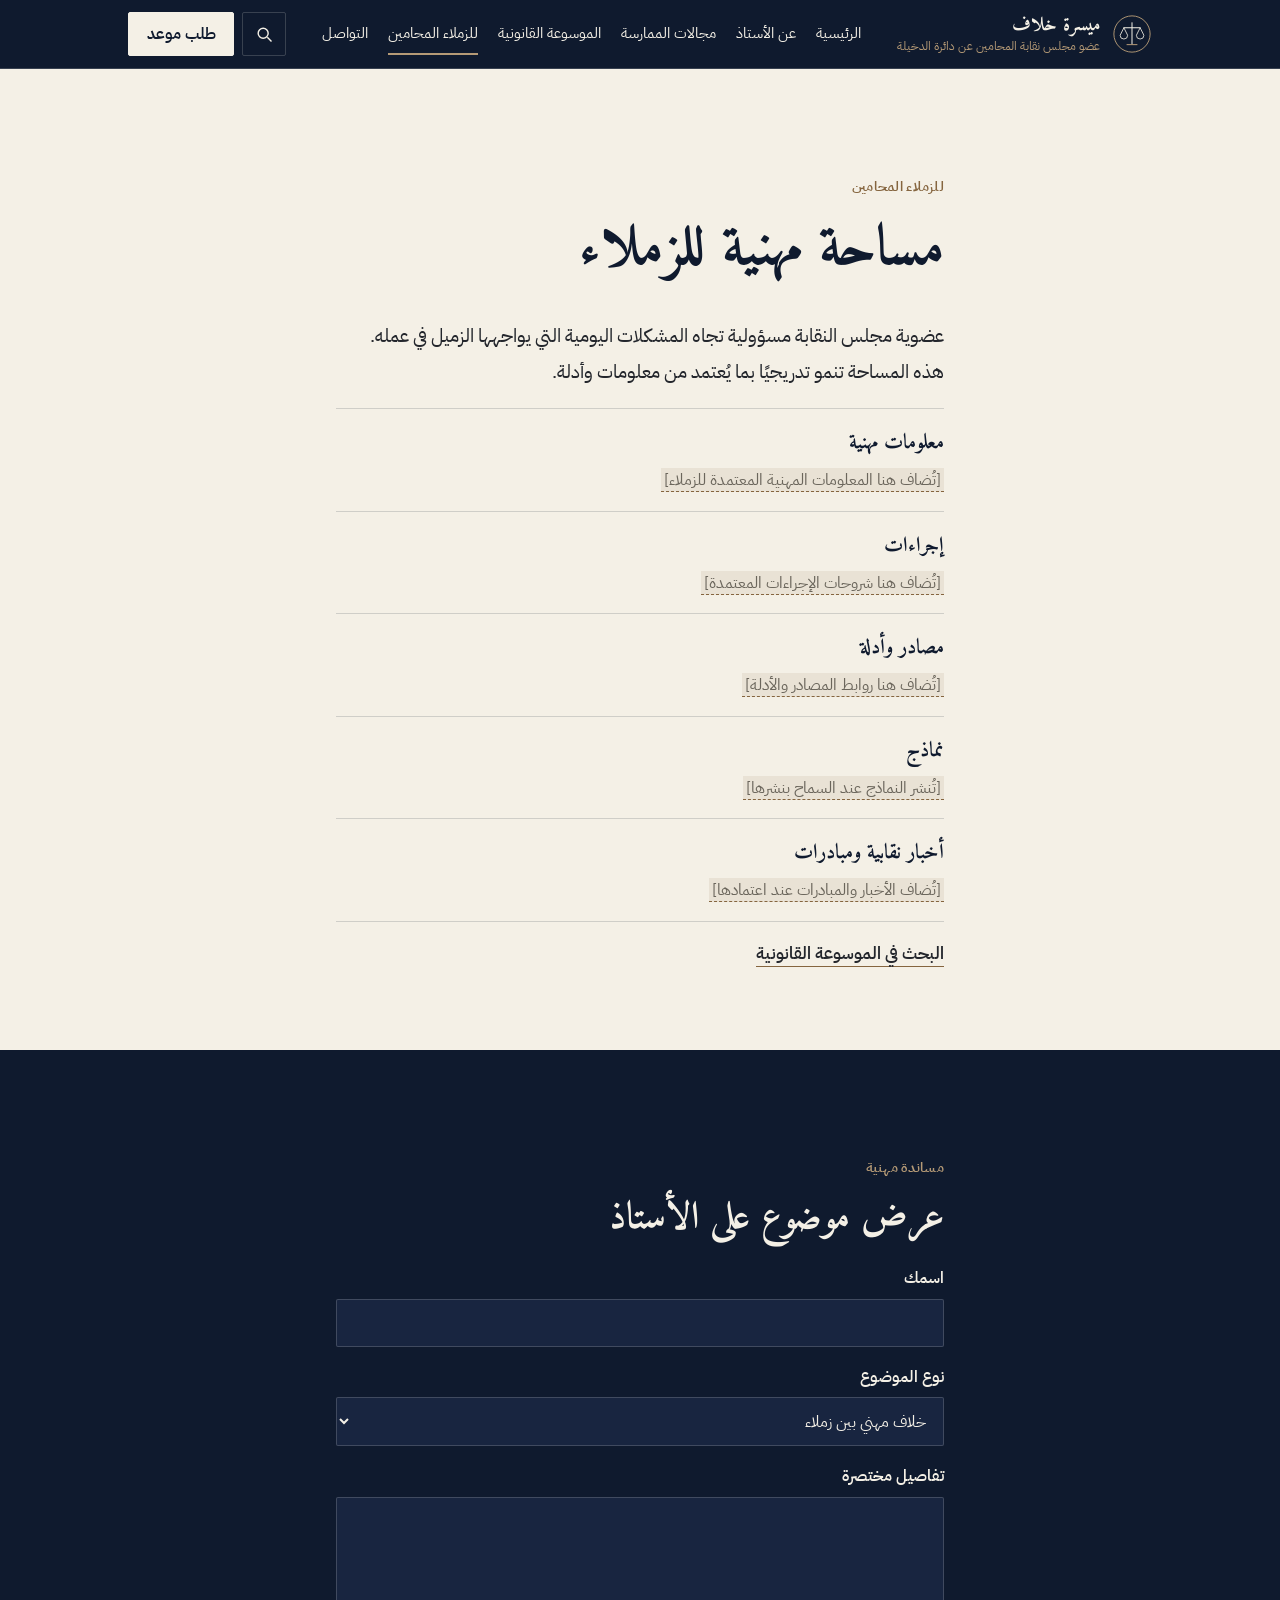
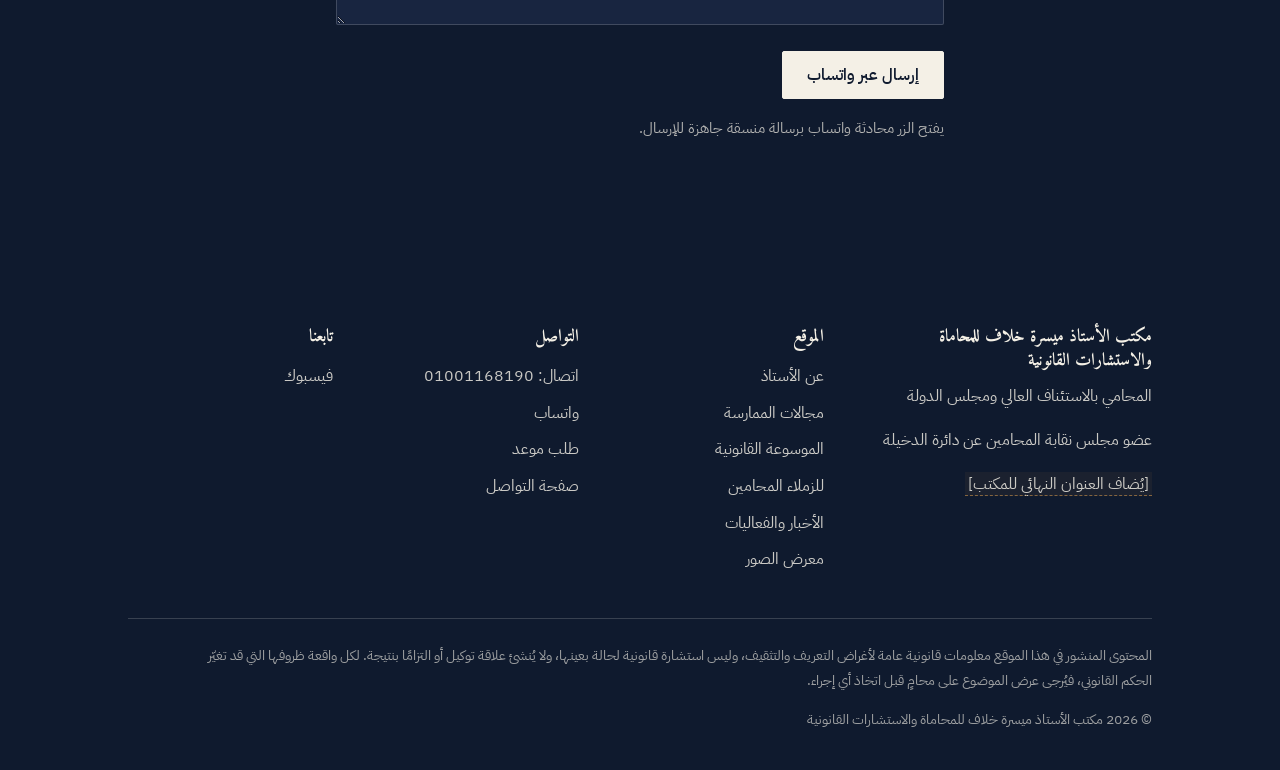
<file: colleagues.html>
<!DOCTYPE html>
<html lang="ar" dir="rtl">
<head>
<meta charset="UTF-8">
<meta name="viewport" content="width=device-width, initial-scale=1, viewport-fit=cover">
<title>للزملاء المحامين — مكتب ميسرة خلاف</title>
<meta name="description" content="مساحة مهنية للزملاء المحامين: معلومات وإجراءات ومصادر ومساندة.">
<meta name="theme-color" content="#0f1a2e">
<link rel="canonical" href="">
<meta property="og:type" content="website">
<meta property="og:locale" content="ar_EG">
<meta property="og:site_name" content="مكتب الأستاذ ميسرة خلاف للمحاماة والاستشارات القانونية">
<meta property="og:title" content="للزملاء المحامين — مكتب ميسرة خلاف">
<meta property="og:description" content="مساحة مهنية للزملاء المحامين: معلومات وإجراءات ومصادر ومساندة.">
<meta property="og:url" content="">
<meta name="twitter:card" content="summary">
<link rel="icon" href="assets/favicon.svg" type="image/svg+xml">
<link rel="manifest" href="manifest.webmanifest">
<link rel="stylesheet" href="css/style.css">
</head>
<body data-page="colleagues">
<main id="main">
<section class="intro"><div class="wrap narrow">
<span class="kicker">للزملاء المحامين</span><h1>مساحة مهنية للزملاء</h1>
<p class="lede">عضوية مجلس النقابة مسؤولية تجاه المشكلات اليومية التي يواجهها الزميل في عمله. هذه المساحة تنمو تدريجيًا بما يُعتمد من معلومات وأدلة.</p>
<ul class="rows" id="col-sections"></ul>
<p class="mt-s"><a class="link" href="knowledge.html">البحث في الموسوعة القانونية</a></p></div></section>
<section class="section dark"><div class="wrap narrow">
<span class="kicker">مساندة مهنية</span><h2>عرض موضوع على الأستاذ</h2>
<form id="support-form">
<div class="field"><label for="c-name">اسمك</label><input id="c-name" required autocomplete="name"></div>
<div class="field"><label for="c-type">نوع الموضوع</label><select id="c-type"><option>خلاف مهني بين زملاء</option><option>موضوع إداري بالنقابة</option><option>استفسار قانوني</option><option>أخرى</option></select></div>
<div class="field"><label for="c-details">تفاصيل مختصرة</label><textarea id="c-details" required></textarea></div>
<button class="btn solid" type="submit">إرسال عبر واتساب</button>
<p class="form-note mt-s">يفتح الزر محادثة واتساب برسالة منسقة جاهزة للإرسال.</p>
</form></div></section>
</main>
<noscript><p class="wrap">يحتاج الموقع إلى تفعيل JavaScript لعرض القوائم والبيانات. للتواصل: 01001168190.</p></noscript>
<script src="js/app.js" defer></script>
</body>
</html>
</file>
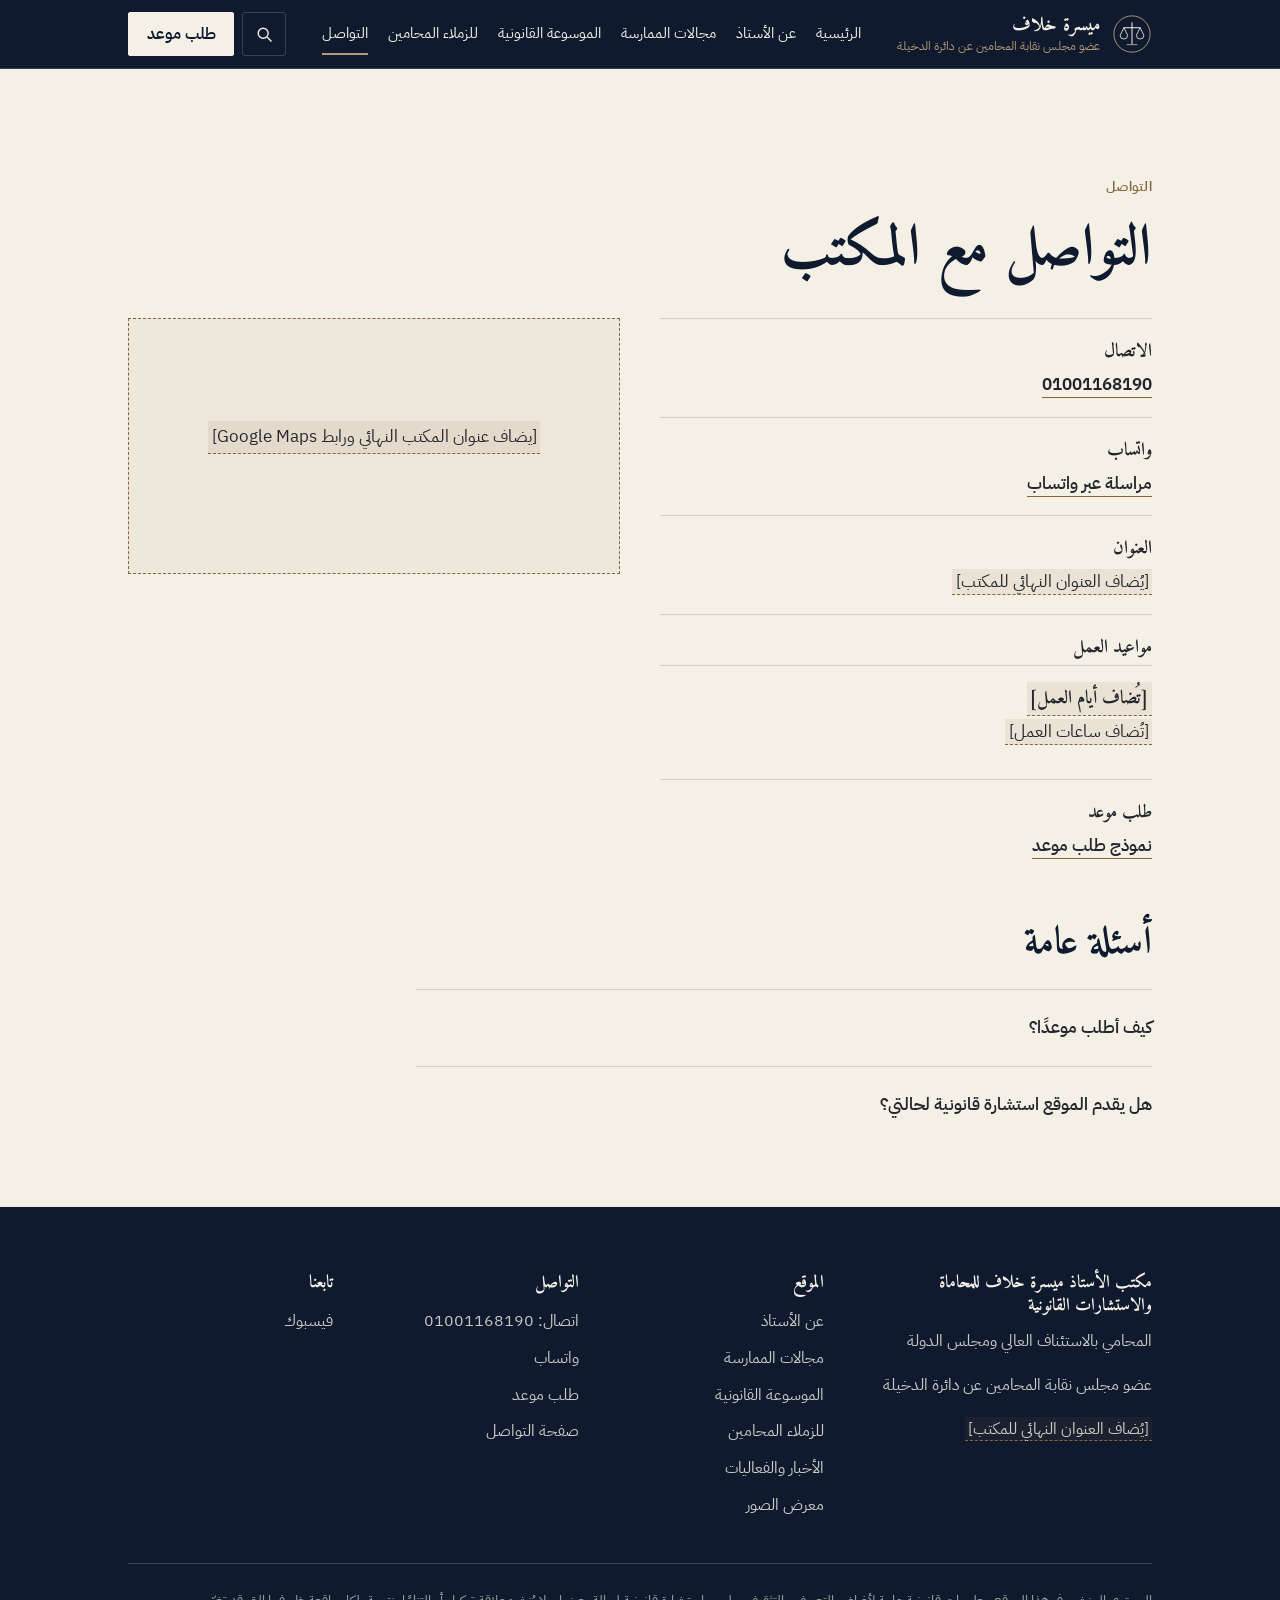
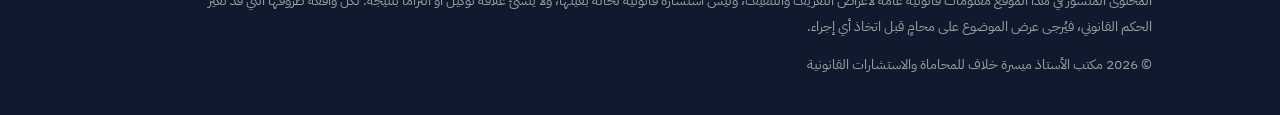
<file: contact.html>
<!DOCTYPE html>
<html lang="ar" dir="rtl">
<head>
<meta charset="UTF-8">
<meta name="viewport" content="width=device-width, initial-scale=1, viewport-fit=cover">
<title>التواصل — مكتب ميسرة خلاف</title>
<meta name="description" content="وسائل التواصل مع المكتب، الهاتف وواتساب والعنوان ومواعيد العمل.">
<meta name="theme-color" content="#0f1a2e">
<link rel="canonical" href="">
<meta property="og:type" content="website">
<meta property="og:locale" content="ar_EG">
<meta property="og:site_name" content="مكتب الأستاذ ميسرة خلاف للمحاماة والاستشارات القانونية">
<meta property="og:title" content="التواصل — مكتب ميسرة خلاف">
<meta property="og:description" content="وسائل التواصل مع المكتب، الهاتف وواتساب والعنوان ومواعيد العمل.">
<meta property="og:url" content="">
<meta name="twitter:card" content="summary">
<link rel="icon" href="assets/favicon.svg" type="image/svg+xml">
<link rel="manifest" href="manifest.webmanifest">
<link rel="stylesheet" href="css/style.css">
</head>
<body data-page="contact">
<main id="main">
<section class="intro"><div class="wrap">
<span class="kicker">التواصل</span><h1>التواصل مع المكتب</h1>
<div class="contact-grid">
<div><ul class="contact-list">
<li><b>الاتصال</b><a class="link" data-tel href="#" dir="ltr" data-bind="phoneDisplay"></a></li>
<li><b>واتساب</b><a class="link" data-wa="السلام عليكم، أرغب في الاستفسار عن موضوع قانوني.">مراسلة عبر واتساب</a></li>
<li><b>العنوان</b><span data-bind="address"></span></li>
<li><b>مواعيد العمل</b><ul data-hours></ul></li>
<li><b>طلب موعد</b><a class="link" href="appointment.html">نموذج طلب موعد</a></li></ul></div>
<div><div class="map-slot" data-map></div><p class="mt-s"><a class="link" data-directions href="#">الاتجاهات على الخريطة</a></p></div>
</div>
<h2 class="mt">أسئلة عامة</h2>
<div class="faq narrow"><details><summary>كيف أطلب موعدًا؟</summary><p>عبر صفحة طلب موعد، أو مباشرة بواتساب أو الاتصال.</p></details>
<details><summary>هل يقدم الموقع استشارة قانونية لحالتي؟</summary><p>لا. المحتوى المنشور تعريفي عام، ولعرض حالتك يلزم موعد أو تواصل مباشر.</p></details></div>
</div></section>
</main>
<noscript><p class="wrap">يحتاج الموقع إلى تفعيل JavaScript لعرض القوائم والبيانات. للتواصل: 01001168190.</p></noscript>
<script src="js/app.js" defer></script>
</body>
</html>
</file>
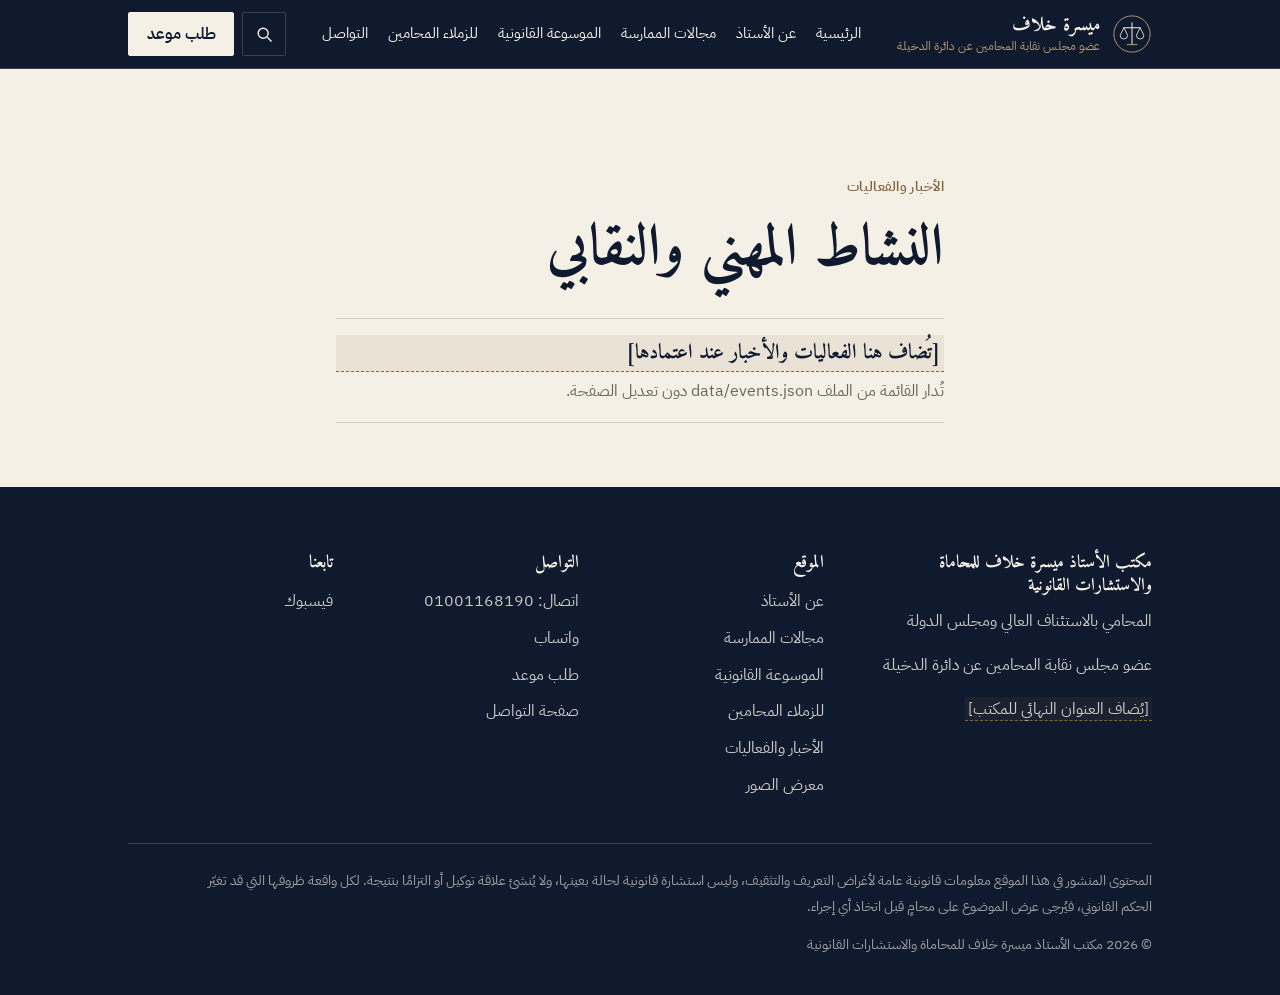
<file: events.html>
<!DOCTYPE html>
<html lang="ar" dir="rtl">
<head>
<meta charset="UTF-8">
<meta name="viewport" content="width=device-width, initial-scale=1, viewport-fit=cover">
<title>الأخبار والفعاليات — مكتب ميسرة خلاف</title>
<meta name="description" content="أخبار المكتب والنشاط المهني والنقابي وفعالياته.">
<meta name="theme-color" content="#0f1a2e">
<link rel="canonical" href="">
<meta property="og:type" content="website">
<meta property="og:locale" content="ar_EG">
<meta property="og:site_name" content="مكتب الأستاذ ميسرة خلاف للمحاماة والاستشارات القانونية">
<meta property="og:title" content="الأخبار والفعاليات — مكتب ميسرة خلاف">
<meta property="og:description" content="أخبار المكتب والنشاط المهني والنقابي وفعالياته.">
<meta property="og:url" content="">
<meta name="twitter:card" content="summary">
<link rel="icon" href="assets/favicon.svg" type="image/svg+xml">
<link rel="manifest" href="manifest.webmanifest">
<link rel="stylesheet" href="css/style.css">
</head>
<body data-page="events">
<main id="main">
<section class="intro"><div class="wrap narrow"><span class="kicker">الأخبار والفعاليات</span><h1>النشاط المهني والنقابي</h1><ul class="rows" id="ev-list"></ul></div></section>
</main>
<noscript><p class="wrap">يحتاج الموقع إلى تفعيل JavaScript لعرض القوائم والبيانات. للتواصل: 01001168190.</p></noscript>
<script src="js/app.js" defer></script>
</body>
</html>
</file>
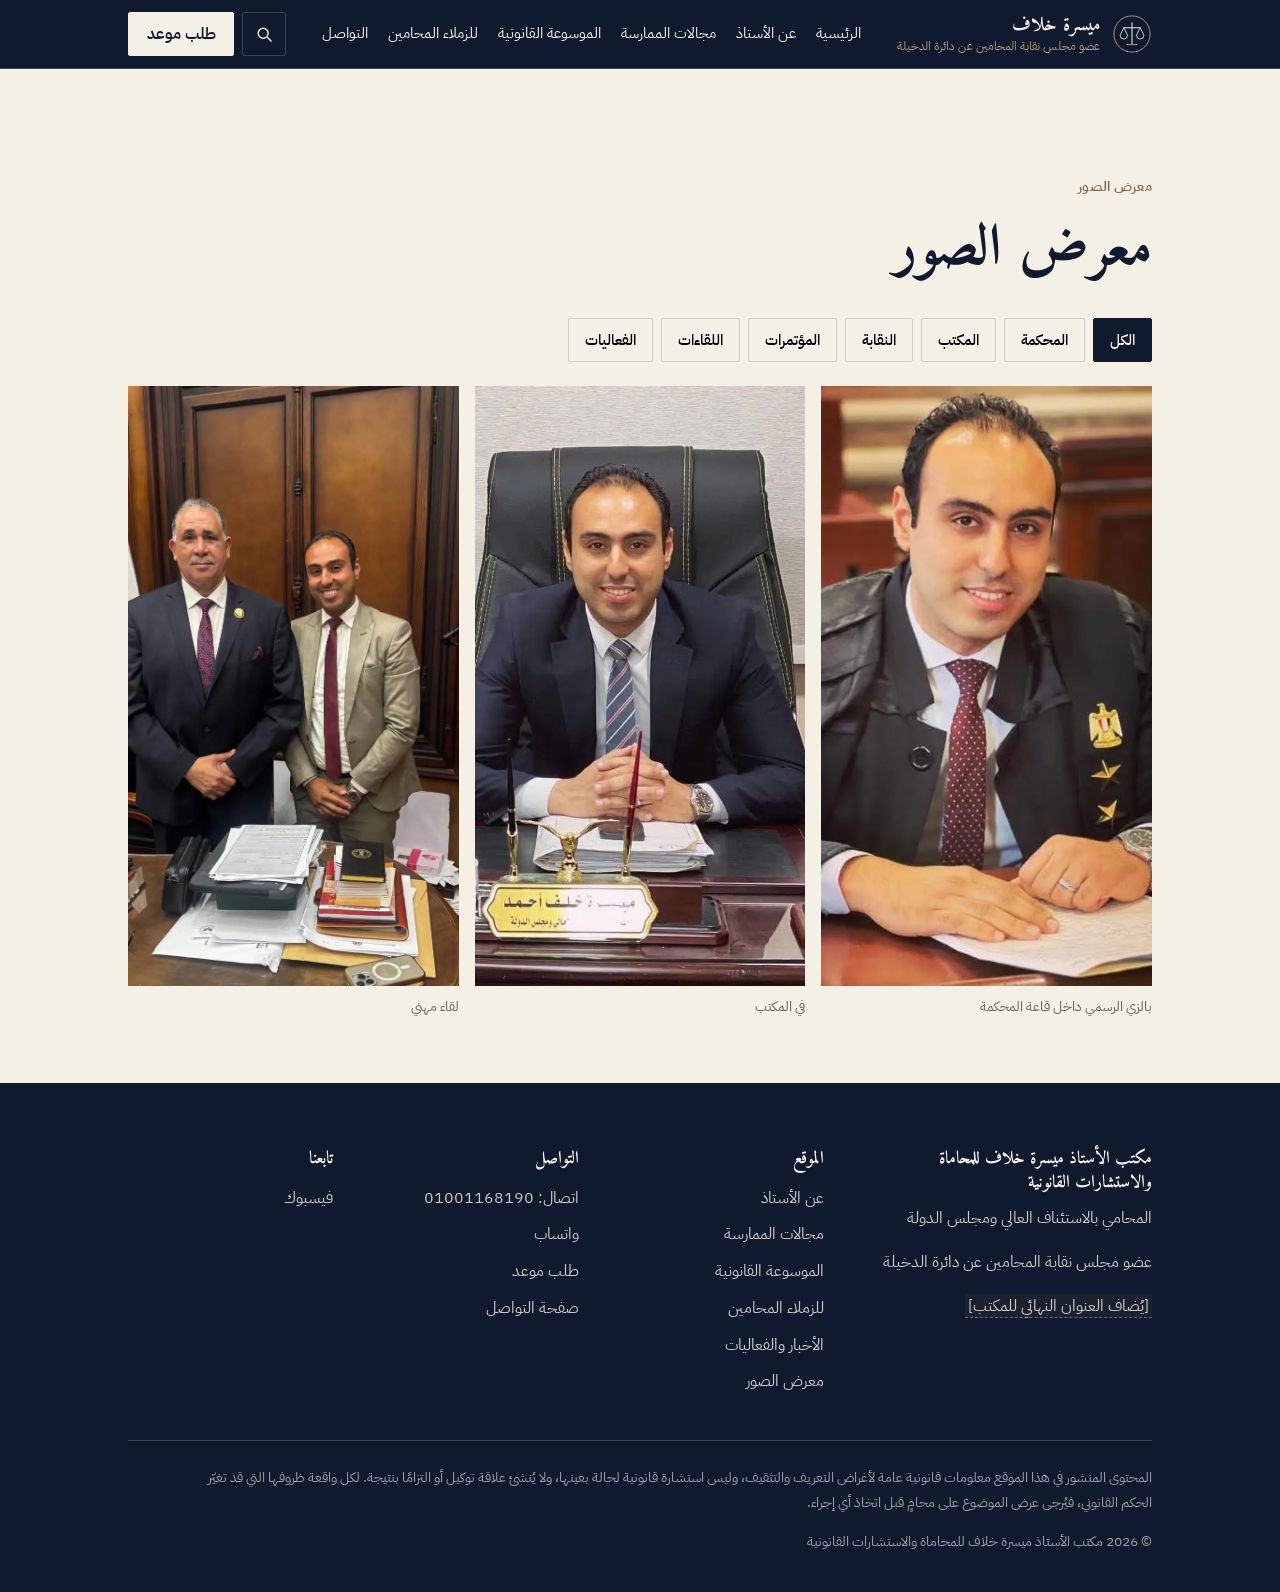
<file: gallery.html>
<!DOCTYPE html>
<html lang="ar" dir="rtl">
<head>
<meta charset="UTF-8">
<meta name="viewport" content="width=device-width, initial-scale=1, viewport-fit=cover">
<title>معرض الصور — مكتب ميسرة خلاف</title>
<meta name="description" content="صور من المحكمة والمكتب والنقابة واللقاءات المهنية.">
<meta name="theme-color" content="#0f1a2e">
<link rel="canonical" href="">
<meta property="og:type" content="website">
<meta property="og:locale" content="ar_EG">
<meta property="og:site_name" content="مكتب الأستاذ ميسرة خلاف للمحاماة والاستشارات القانونية">
<meta property="og:title" content="معرض الصور — مكتب ميسرة خلاف">
<meta property="og:description" content="صور من المحكمة والمكتب والنقابة واللقاءات المهنية.">
<meta property="og:url" content="">
<meta name="twitter:card" content="summary">
<link rel="icon" href="assets/favicon.svg" type="image/svg+xml">
<link rel="manifest" href="manifest.webmanifest">
<link rel="stylesheet" href="css/style.css">
</head>
<body data-page="gallery">
<main id="main">
<section class="intro"><div class="wrap"><span class="kicker">معرض الصور</span><h1>معرض الصور</h1><div class="filters" id="filters" role="group" aria-label="تصفية الصور"></div><div class="gallery" id="gal"></div></div></section>
</main>
<noscript><p class="wrap">يحتاج الموقع إلى تفعيل JavaScript لعرض القوائم والبيانات. للتواصل: 01001168190.</p></noscript>
<script src="js/app.js" defer></script>
</body>
</html>
</file>
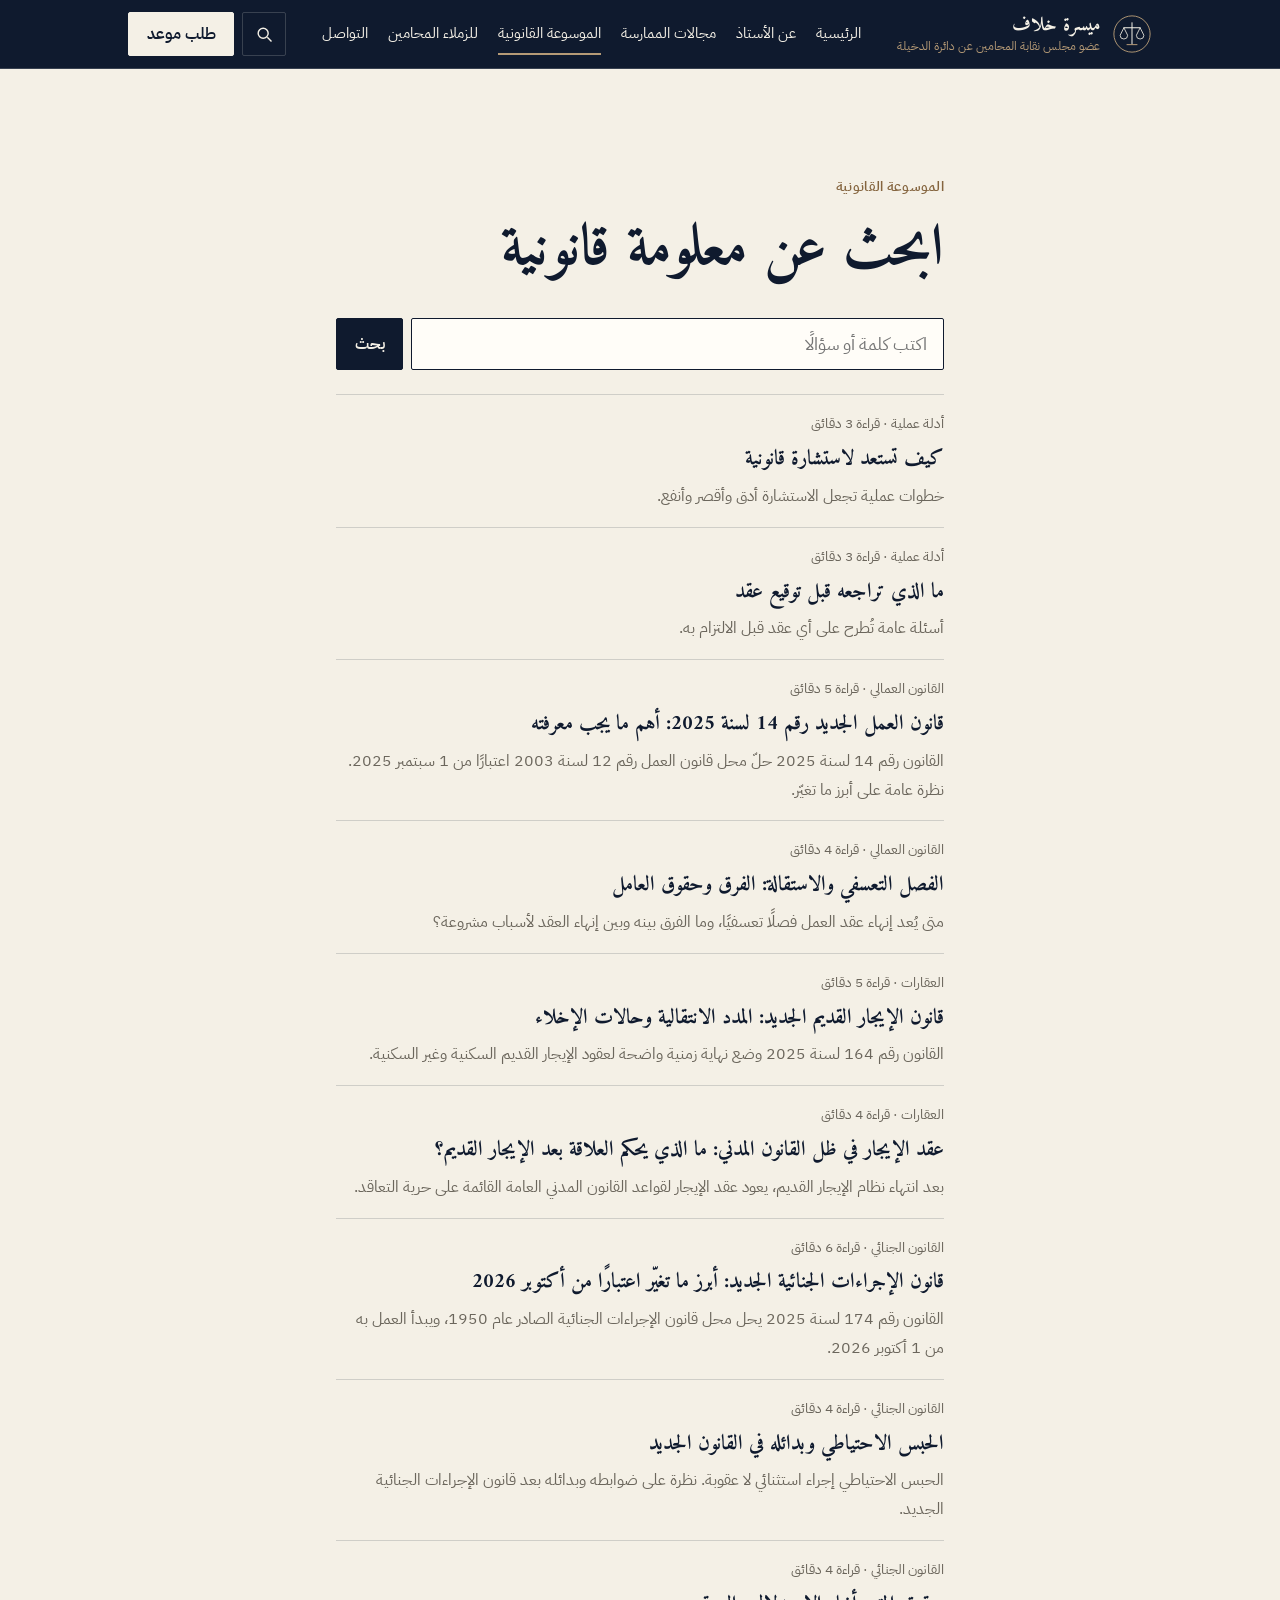
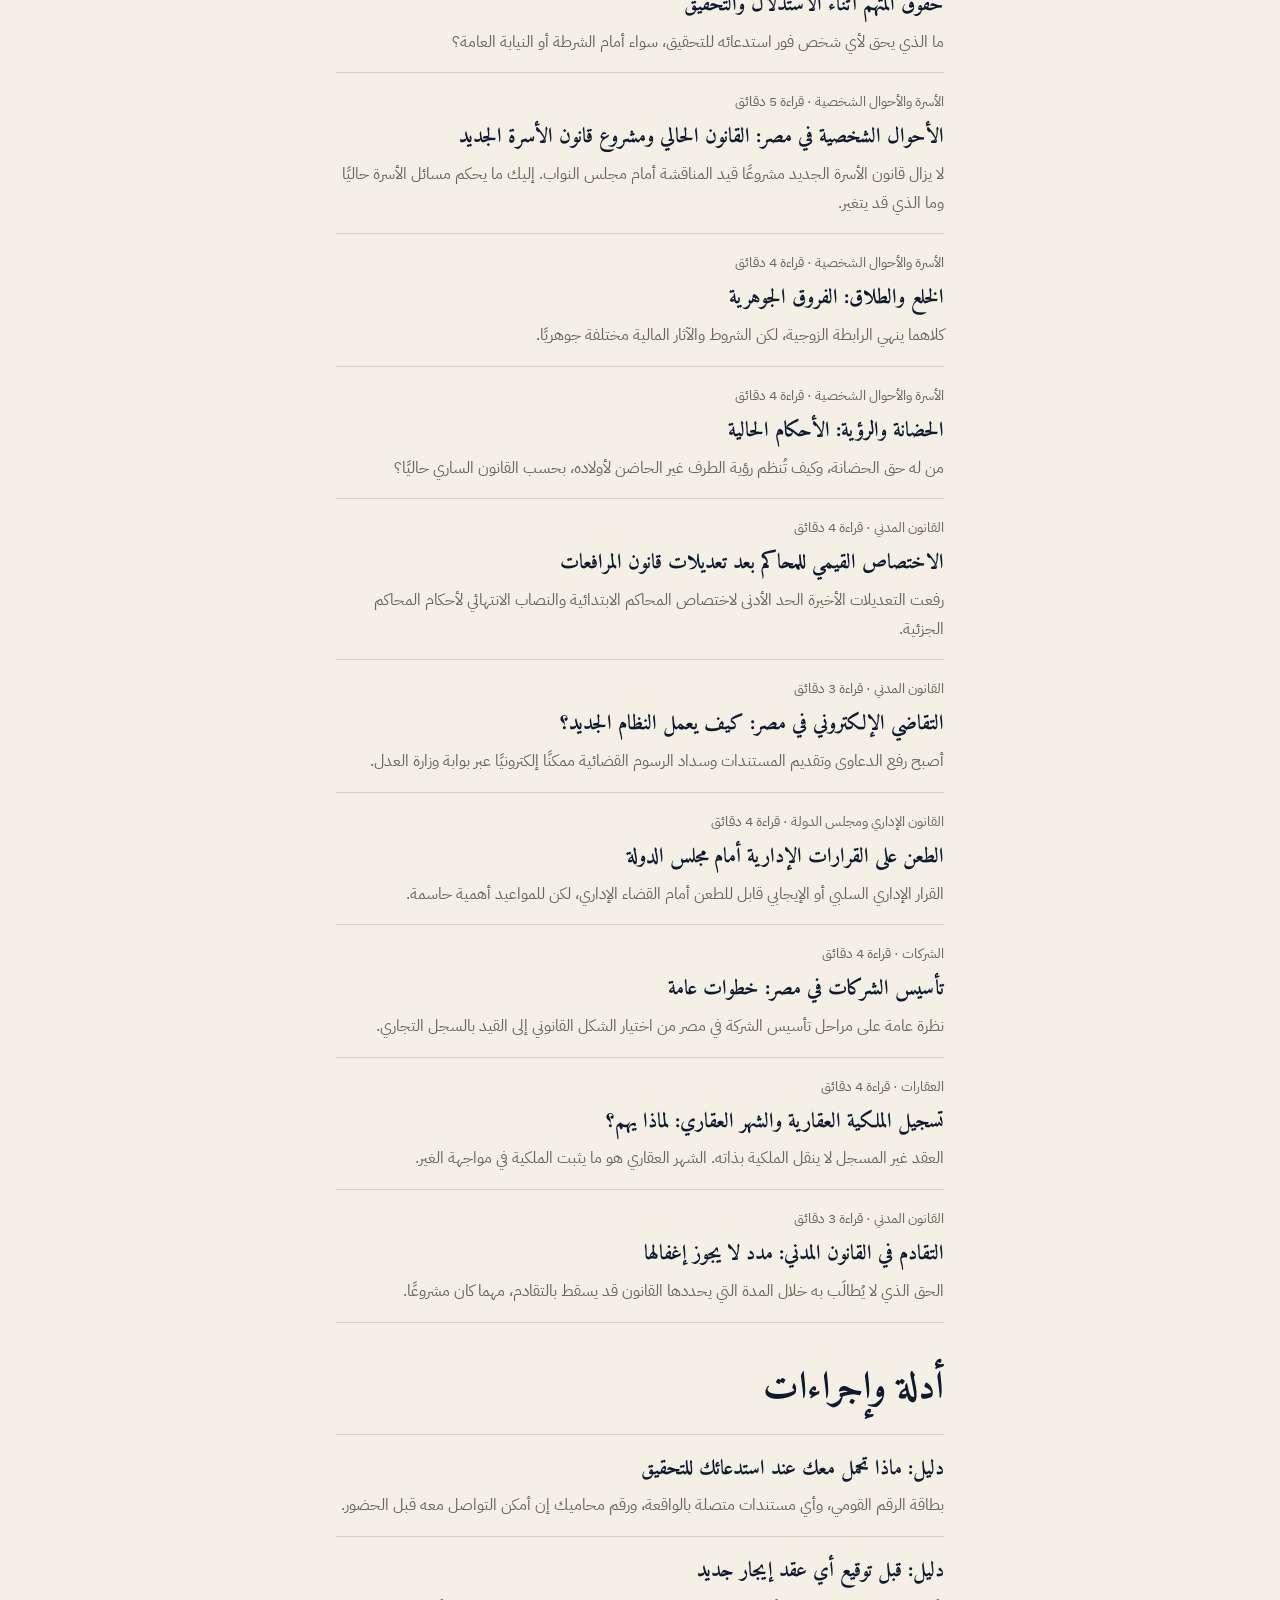
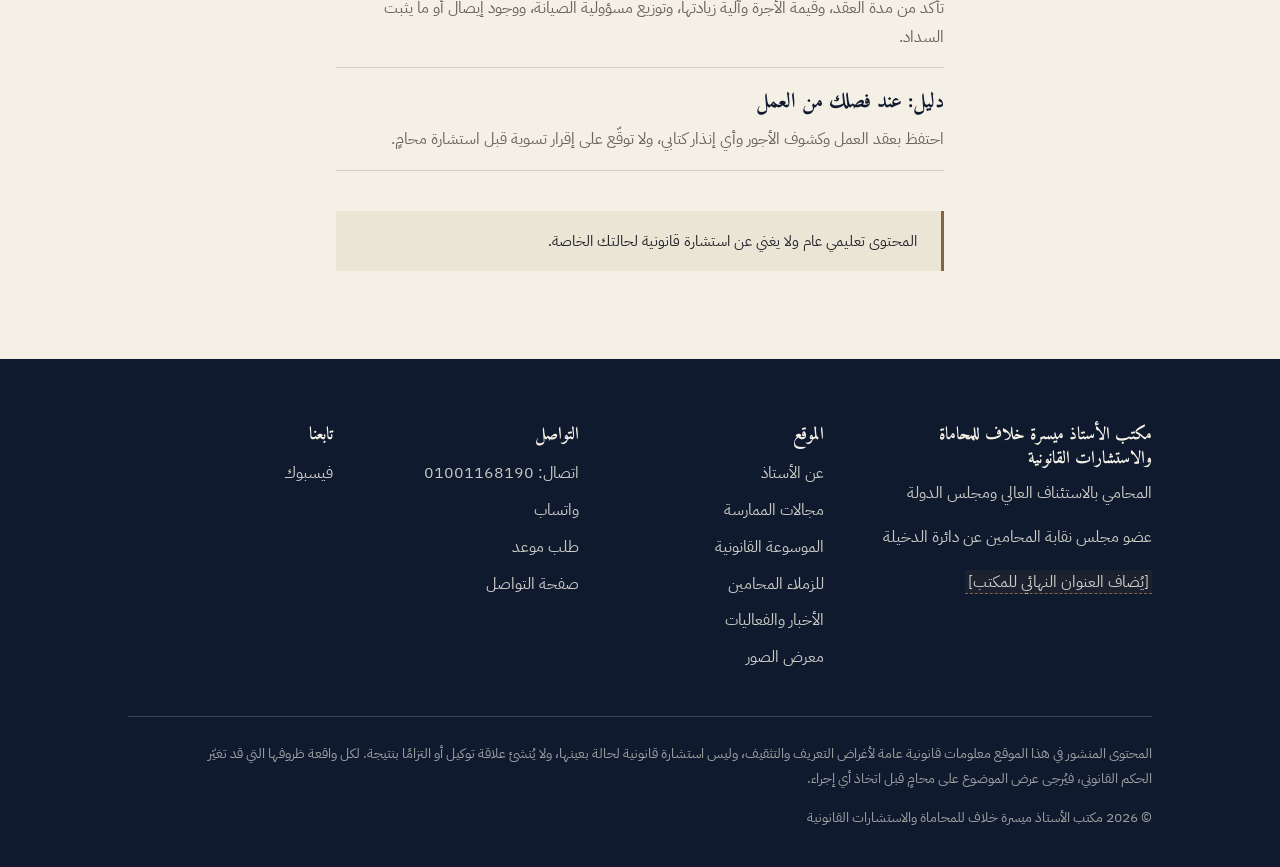
<file: knowledge.html>
<!DOCTYPE html>
<html lang="ar" dir="rtl">
<head>
<meta charset="UTF-8">
<meta name="viewport" content="width=device-width, initial-scale=1, viewport-fit=cover">
<title>الموسوعة القانونية — مكتب ميسرة خلاف</title>
<meta name="description" content="ابحث في المقالات والأسئلة والأدلة القانونية العامة.">
<meta name="theme-color" content="#0f1a2e">
<link rel="canonical" href="">
<meta property="og:type" content="website">
<meta property="og:locale" content="ar_EG">
<meta property="og:site_name" content="مكتب الأستاذ ميسرة خلاف للمحاماة والاستشارات القانونية">
<meta property="og:title" content="الموسوعة القانونية — مكتب ميسرة خلاف">
<meta property="og:description" content="ابحث في المقالات والأسئلة والأدلة القانونية العامة.">
<meta property="og:url" content="">
<meta name="twitter:card" content="summary">
<link rel="icon" href="assets/favicon.svg" type="image/svg+xml">
<link rel="manifest" href="manifest.webmanifest">
<link rel="stylesheet" href="css/style.css">
</head>
<body data-page="knowledge">
<main id="main">
<section class="intro"><div class="wrap narrow">
<span class="kicker">الموسوعة القانونية</span><h1>ابحث عن معلومة قانونية</h1>
<form id="search-form" class="search-box" role="search"><label class="sr-only" for="q">كلمات البحث</label><input id="q" type="search" placeholder="اكتب كلمة أو سؤالًا" autocomplete="off"><button class="btn solid" type="submit">بحث</button></form>
<div class="results" id="results" aria-live="polite"></div>
<h2 class="mt">أدلة وإجراءات</h2><ul class="rows" id="guides"></ul>
<p class="notice mt">المحتوى تعليمي عام ولا يغني عن استشارة قانونية لحالتك الخاصة.</p></div></section>
</main>
<noscript><p class="wrap">يحتاج الموقع إلى تفعيل JavaScript لعرض القوائم والبيانات. للتواصل: 01001168190.</p></noscript>
<script src="js/app.js" defer></script>
</body>
</html>
</file>
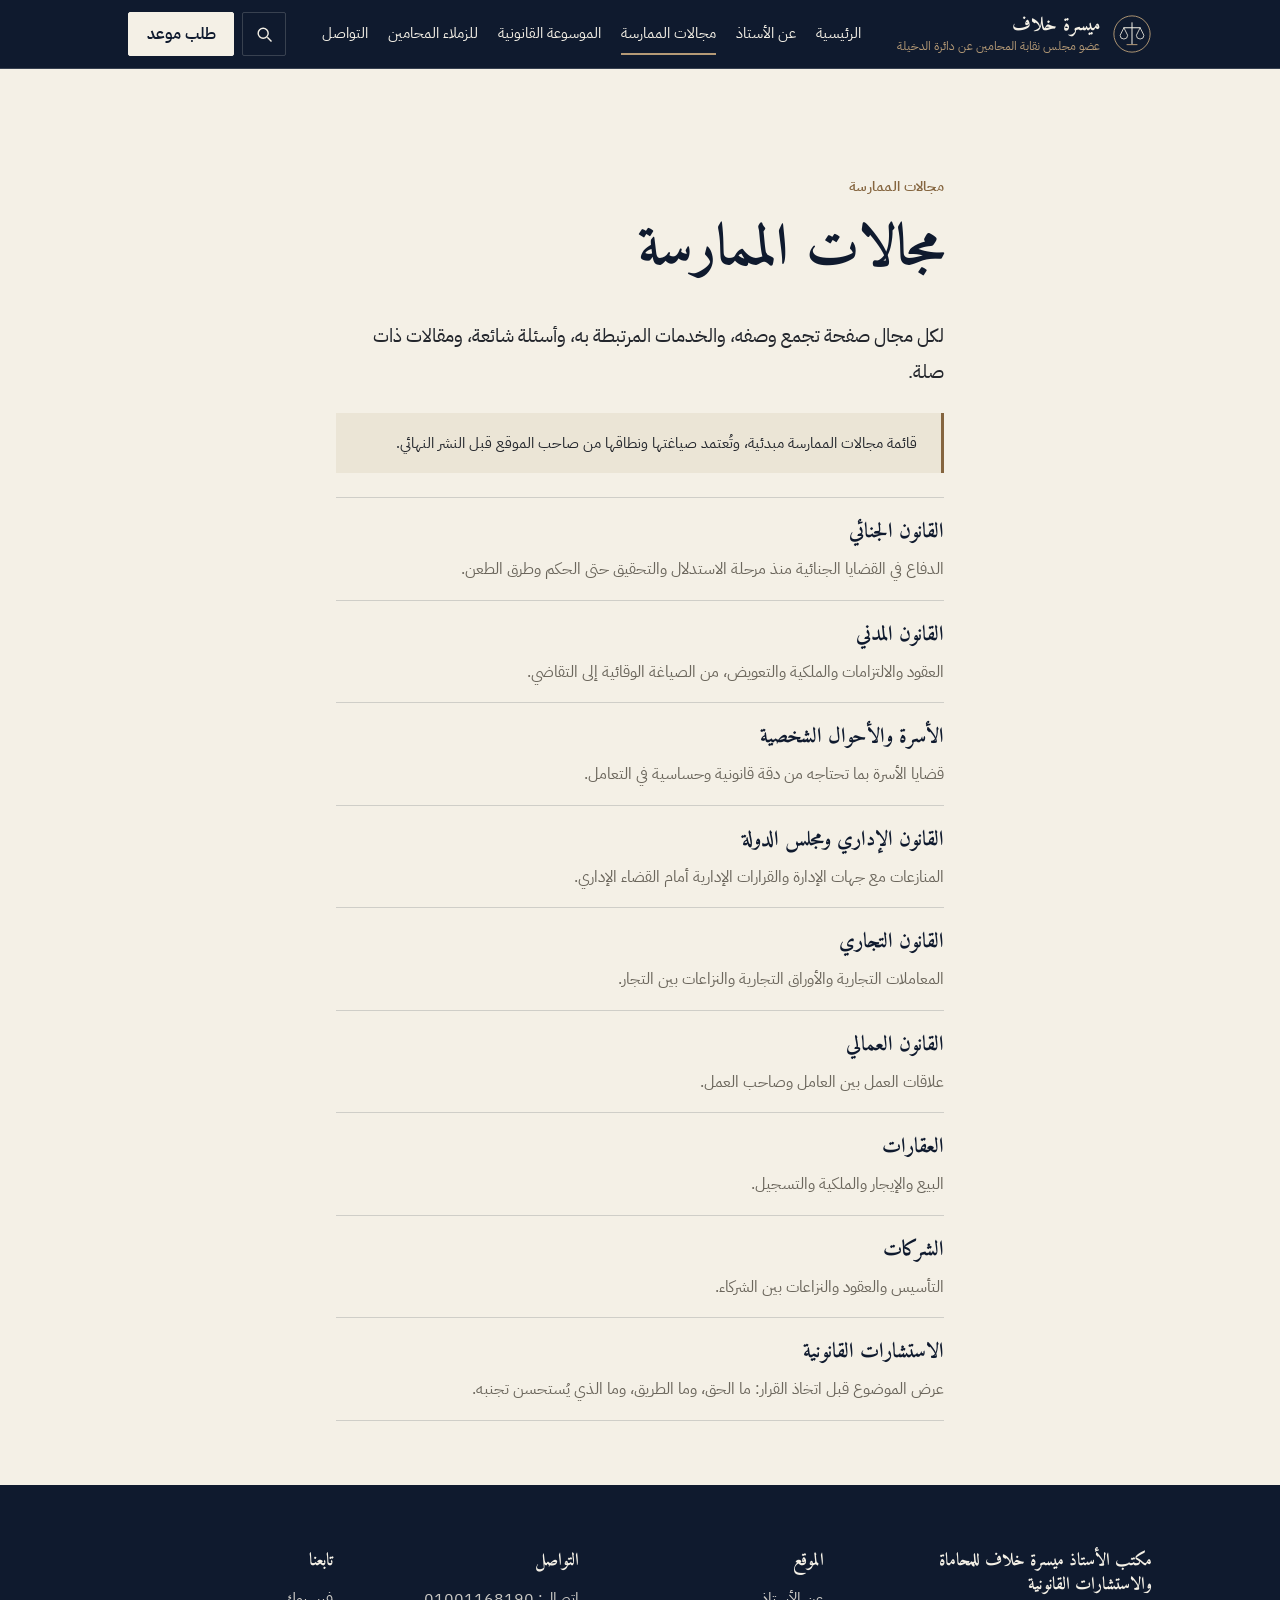
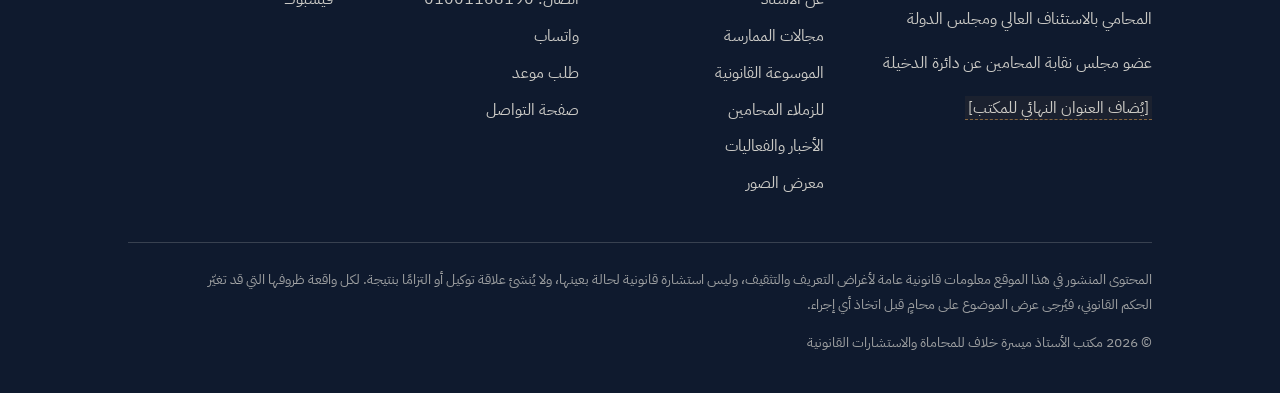
<file: specialties.html>
<!DOCTYPE html>
<html lang="ar" dir="rtl">
<head>
<meta charset="UTF-8">
<meta name="viewport" content="width=device-width, initial-scale=1, viewport-fit=cover">
<title>مجالات الممارسة — مكتب ميسرة خلاف</title>
<meta name="description" content="مجالات الممارسة القانونية: الجنائي، المدني، الأسرة، الإداري وغيرها.">
<meta name="theme-color" content="#0f1a2e">
<link rel="canonical" href="">
<meta property="og:type" content="website">
<meta property="og:locale" content="ar_EG">
<meta property="og:site_name" content="مكتب الأستاذ ميسرة خلاف للمحاماة والاستشارات القانونية">
<meta property="og:title" content="مجالات الممارسة — مكتب ميسرة خلاف">
<meta property="og:description" content="مجالات الممارسة القانونية: الجنائي، المدني، الأسرة، الإداري وغيرها.">
<meta property="og:url" content="">
<meta name="twitter:card" content="summary">
<link rel="icon" href="assets/favicon.svg" type="image/svg+xml">
<link rel="manifest" href="manifest.webmanifest">
<link rel="stylesheet" href="css/style.css">
</head>
<body data-page="specialties">
<main id="main">
<section class="intro"><div class="wrap narrow">
<span class="kicker">مجالات الممارسة</span><h1>مجالات الممارسة</h1>
<p class="lede">لكل مجال صفحة تجمع وصفه، والخدمات المرتبطة به، وأسئلة شائعة، ومقالات ذات صلة.</p>
<div id="spec-note"></div><ul class="rows" id="spec-list"></ul></div></section>
</main>
<noscript><p class="wrap">يحتاج الموقع إلى تفعيل JavaScript لعرض القوائم والبيانات. للتواصل: 01001168190.</p></noscript>
<script src="js/app.js" defer></script>
</body>
</html>
</file>
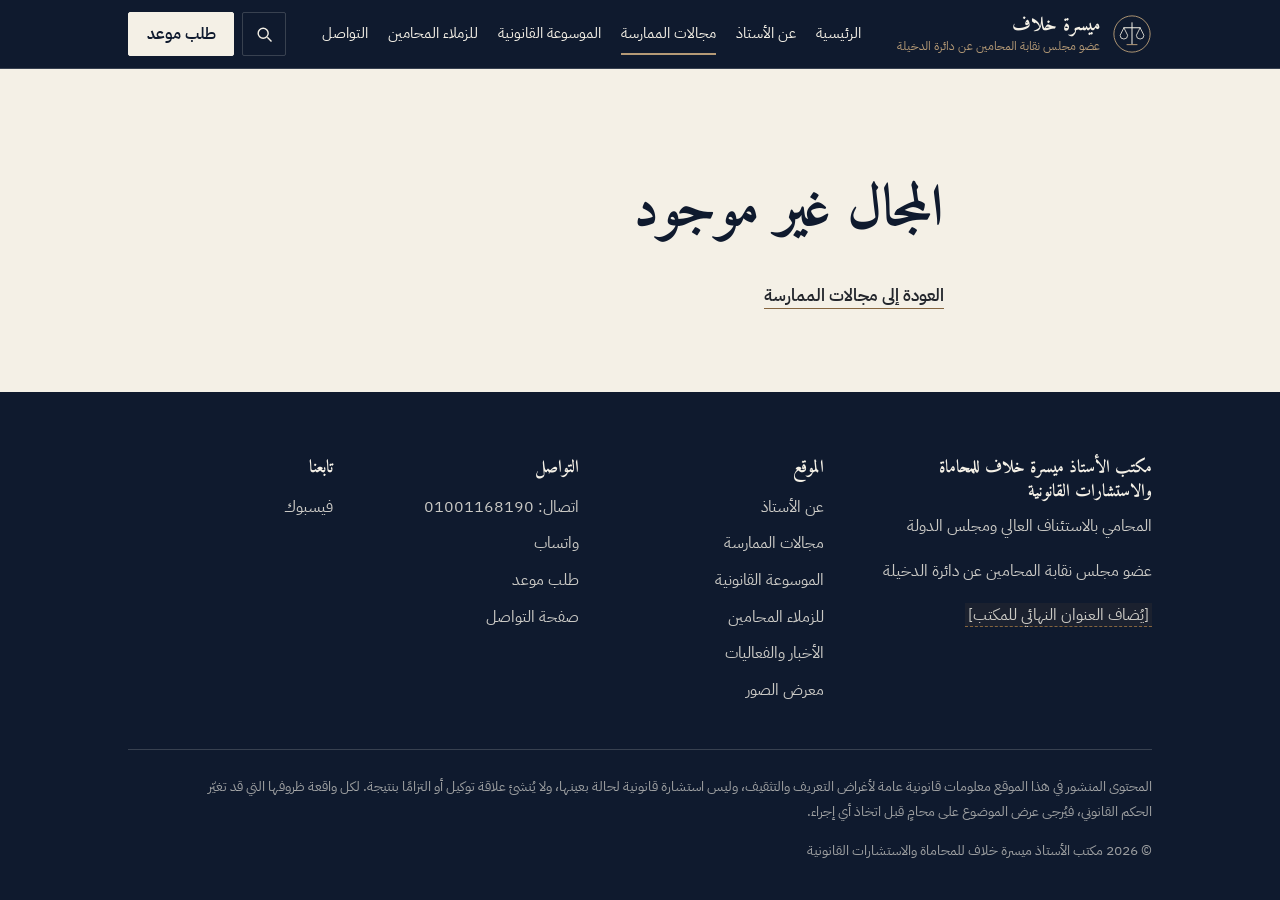
<file: specialty.html>
<!DOCTYPE html>
<html lang="ar" dir="rtl">
<head>
<meta charset="UTF-8">
<meta name="viewport" content="width=device-width, initial-scale=1, viewport-fit=cover">
<title>مجال الممارسة — مكتب ميسرة خلاف</title>
<meta name="description" content="تفاصيل مجال الممارسة والخدمات المرتبطة به.">
<meta name="theme-color" content="#0f1a2e">
<link rel="canonical" href="">
<meta property="og:type" content="website">
<meta property="og:locale" content="ar_EG">
<meta property="og:site_name" content="مكتب الأستاذ ميسرة خلاف للمحاماة والاستشارات القانونية">
<meta property="og:title" content="مجال الممارسة — مكتب ميسرة خلاف">
<meta property="og:description" content="تفاصيل مجال الممارسة والخدمات المرتبطة به.">
<meta property="og:url" content="">
<meta name="twitter:card" content="summary">
<link rel="icon" href="assets/favicon.svg" type="image/svg+xml">
<link rel="manifest" href="manifest.webmanifest">
<link rel="stylesheet" href="css/style.css">
</head>
<body data-page="specialty">
<main id="main">
<section class="intro"><div class="wrap narrow" id="spec"></div></section>
</main>
<noscript><p class="wrap">يحتاج الموقع إلى تفعيل JavaScript لعرض القوائم والبيانات. للتواصل: 01001168190.</p></noscript>
<script src="js/app.js" defer></script>
</body>
</html>
</file>
<file: css/style.css>
/* ==========================================================
   مكتب ميسرة خلاف — نظام التصميم
   هوية تحريرية مؤسسية: كحلي حبر، عاجي ورقي، فحمي، برونزي مطفأ
   ========================================================== */
@import url('https://fonts.googleapis.com/css2?family=Amiri:wght@400;700&family=IBM+Plex+Sans+Arabic:wght@400;500;600&display=swap');

:root {
  /* ألوان */
  --ink: #0f1a2e;
  --ink-2: #182540;
  --paper: #f4f0e6;
  --paper-2: #ebe5d6;
  --char: #23262c;
  --gray: #6b665c;
  --bronze: #85653f;
  --bronze-soft: #b59a76;
  --line: rgba(15, 26, 46, .16);
  --line-inv: rgba(244, 240, 230, .18);
  /* خطوط */
  --f-display: 'Amiri', 'Noto Naskh Arabic', serif;
  --f-body: 'IBM Plex Sans Arabic', 'Segoe UI', Tahoma, sans-serif;
  /* مسافات */
  --s1: .5rem; --s2: 1rem; --s3: 1.5rem; --s4: 2.5rem; --s5: 4rem; --s6: 6.5rem;
  --gutter: clamp(1.25rem, 5vw, 4rem);
  --container: 72rem;
  --measure: 40rem;
  --radius: 2px;
  --shadow: 0 1px 2px rgba(15, 26, 46, .08);
  --z-header: 40; --z-bottom: 45; --z-menu: 50;
  --t: .25s ease;
  --header-h: 4.25rem;
  --bottom-h: 4rem;
}

*, *::before, *::after { box-sizing: border-box; }
html { scroll-behavior: smooth; -webkit-text-size-adjust: 100%; }
body {
  margin: 0; background: var(--paper); color: var(--char);
  font-family: var(--f-body); font-size: 1.0625rem; line-height: 1.85;
  padding-bottom: calc(var(--bottom-h) + env(safe-area-inset-bottom, 0px));
}
img, picture { display: block; max-width: 100%; }
a { color: inherit; text-decoration: none; }
p { margin: 0 0 1em; max-width: var(--measure); }
h1, h2, h3, h4 { font-family: var(--f-display); font-weight: 700; line-height: 1.35; margin: 0 0 .5em; color: var(--ink); }
h1 { font-size: clamp(2.1rem, 7vw, 3.6rem); }
h2 { font-size: clamp(1.6rem, 4.5vw, 2.4rem); }
h3 { font-size: 1.35rem; }
ul, ol { margin: 0; padding: 0; list-style: none; }
:focus-visible { outline: 3px solid var(--bronze); outline-offset: 3px; }
.sr-only { position: absolute; width: 1px; height: 1px; overflow: hidden; clip: rect(0 0 0 0); white-space: nowrap; }
.skip { position: absolute; inset-inline-start: 1rem; top: -4rem; background: var(--ink); color: var(--paper); padding: .6rem 1rem; z-index: 99; }
.skip:focus { top: .5rem; }
.wrap { width: 100%; max-width: var(--container); margin-inline: auto; padding-inline: var(--gutter); }
.section { padding-block: var(--s5); }
.kicker { font-size: .9rem; font-weight: 600; color: var(--bronze); letter-spacing: .02em; margin-bottom: .75rem; display: block; }
.lede { font-size: 1.2rem; color: var(--char); }
.ph { background: rgba(133, 101, 63, .1); border-bottom: 1px dashed var(--bronze); padding-inline: .2em; }
.dark .ph { background: rgba(244, 240, 230, .1); border-color: var(--bronze-soft); }
.dark { background: var(--ink); color: var(--paper); }
.dark h1, .dark h2, .dark h3, .dark h4 { color: var(--paper); }
.dark .kicker { color: var(--bronze-soft); }
.alt { background: var(--paper-2); }

/* ---------- أزرار ---------- */
.btn {
  display: inline-flex; align-items: center; justify-content: center; gap: .5rem;
  min-height: 3rem; padding: .7rem 1.5rem; border: 1px solid var(--ink);
  font: 600 1rem var(--f-body); cursor: pointer; border-radius: var(--radius);
  background: transparent; color: var(--ink); transition: background var(--t), color var(--t);
}
.btn:hover { background: var(--ink); color: var(--paper); }
.btn.solid { background: var(--ink); color: var(--paper); }
.btn.solid:hover { background: var(--ink-2); }
.dark .btn { border-color: var(--paper); color: var(--paper); }
.dark .btn:hover { background: var(--paper); color: var(--ink); }
.dark .btn.solid { background: var(--paper); color: var(--ink); }
.btn-row { display: flex; flex-wrap: wrap; gap: .75rem; margin-top: var(--s3); }
.link { border-bottom: 1px solid var(--bronze); font-weight: 600; }
.link:hover { color: var(--bronze); }

/* ---------- رأس الصفحة ---------- */
.site-header { position: sticky; top: 0; z-index: var(--z-header); background: var(--ink); color: var(--paper); border-bottom: 1px solid var(--line-inv); }
.site-header .wrap { display: flex; align-items: center; justify-content: space-between; min-height: var(--header-h); gap: var(--s2); }
.brand { display: flex; align-items: center; gap: .75rem; }
.brand img { width: 2.5rem; height: 2.5rem; }
.brand b { font-family: var(--f-display); font-size: 1.2rem; display: block; line-height: 1.2; }
.brand small { display: block; font-size: .78rem; color: var(--bronze-soft); line-height: 1.4; }
.nav { display: none; gap: 1.6rem; font-size: .98rem; }
.nav a { padding: .4rem 0; border-bottom: 2px solid transparent; }
.nav a:hover, .nav a[aria-current="page"] { border-color: var(--bronze-soft); }
.hdr-actions { display: flex; align-items: center; gap: .5rem; }
.icon-btn { width: 2.75rem; height: 2.75rem; display: inline-flex; align-items: center; justify-content: center; background: none; border: 1px solid var(--line-inv); color: var(--paper); cursor: pointer; border-radius: var(--radius); }
.icon-btn svg { width: 1.25rem; height: 1.25rem; }
.hdr-cta { display: none; }

/* قائمة الموبايل */
.menu { position: fixed; inset: 0; z-index: var(--z-menu); background: var(--ink); color: var(--paper); padding: var(--gutter); overflow-y: auto; transform: translateY(100%); visibility: hidden; transition: transform var(--t), visibility var(--t); }
.menu.open { transform: none; visibility: visible; }
.menu-top { display: flex; justify-content: space-between; align-items: center; margin-bottom: var(--s3); }
.menu a.big { display: block; font: 700 1.9rem/1.4 var(--f-display); padding: .6rem 0; border-bottom: 1px solid var(--line-inv); }
.menu .small { margin-top: var(--s3); display: grid; gap: .5rem; color: var(--bronze-soft); }

/* شريط الموبايل السفلي */
.bottom-nav { position: fixed; inset-inline: 0; bottom: 0; z-index: var(--z-bottom); display: grid; grid-template-columns: repeat(4, 1fr); background: var(--ink); border-top: 1px solid var(--line-inv); padding-bottom: env(safe-area-inset-bottom, 0px); }
.bottom-nav a, .bottom-nav button { min-height: var(--bottom-h); display: flex; flex-direction: column; align-items: center; justify-content: center; gap: .15rem; background: none; border: 0; color: var(--paper); font: 500 .8rem var(--f-body); cursor: pointer; }
.bottom-nav svg { width: 1.3rem; height: 1.3rem; }

/* ---------- البطل (Hero) ---------- */
.hero { background: var(--ink); color: var(--paper); }
.hero picture, .hero img { width: 100%; }
.hero-img img { aspect-ratio: 4 / 5; max-height: 60vh; max-height: 60svh; object-fit: cover; object-position: 50% 12%; }
.hero-body { padding: var(--s4) var(--gutter) var(--s5); }
.hero h1 { color: var(--paper); margin-bottom: .3em; }
.hero .role { font: 400 1.2rem var(--f-display); color: var(--bronze-soft); margin-bottom: var(--s2); display: block; }
.hero p { color: rgba(244, 240, 230, .88); }

/* ---------- بوابة المسارات ---------- */
.paths a { display: grid; grid-template-columns: 1fr auto; gap: .25rem 1rem; padding: var(--s3) 0; border-top: 1px solid var(--line); align-items: center; transition: padding var(--t); }
.paths a:last-child { border-bottom: 1px solid var(--line); }
.paths .p-t { font: 700 1.6rem/1.4 var(--f-display); color: var(--ink); }
.paths .p-d { grid-column: 1; color: var(--gray); font-size: .98rem; margin: 0; }
.paths .arrow { grid-row: 1 / span 2; grid-column: 2; font-size: 1.6rem; color: var(--bronze); }
.paths a:hover .p-t { color: var(--bronze); }

/* ---------- قوائم صفية (تخصصات/مقالات) ---------- */
.rows a { display: grid; gap: .3rem; padding: var(--s2) 0; border-top: 1px solid var(--line); }
.rows li:last-child a { border-bottom: 1px solid var(--line); }
.rows .r-t { font: 700 1.3rem var(--f-display); color: var(--ink); }
.rows .r-d { color: var(--gray); font-size: .97rem; margin: 0; }
.rows a:hover .r-t { color: var(--bronze); }
.dark .rows a { border-color: var(--line-inv); }
.dark .rows .r-t { color: var(--paper); }
.dark .rows .r-d { color: rgba(244, 240, 230, .7); }
.meta { font-size: .85rem; color: var(--gray); }
.status { display: inline-block; font-size: .78rem; border: 1px solid var(--bronze); color: var(--bronze); padding: 0 .5rem; margin-inline-start: .5rem; }

/* ---------- تقسيم صورة + نص ---------- */
.split { display: grid; gap: var(--s4); align-items: center; }
.split picture img, .split img { width: 100%; height: 100%; object-fit: cover; }
.frame { position: relative; }
.frame img { aspect-ratio: 4 / 5; object-position: 50% 20%; }
.quote { font: 400 clamp(1.5rem, 4.5vw, 2.3rem)/1.7 var(--f-display); max-width: 34ch; }

/* ---------- الخط الزمني ---------- */
.tl li { position: relative; padding: 0 1.5rem var(--s3) 0; border-inline-start: 1px solid var(--line); margin-inline-start: .4rem; padding-inline-start: 1.5rem; padding-inline-end: 0; }
.tl li::before { content: ''; position: absolute; inset-inline-start: -.32rem; top: .7rem; width: .6rem; height: .6rem; background: var(--bronze); border-radius: 50%; }
.tl .when { font: 700 1rem var(--f-display); color: var(--bronze); display: block; }
.tl h3 { margin-bottom: .2em; }

/* ---------- المقال ---------- */
.crumbs { font-size: .88rem; color: var(--gray); margin-bottom: var(--s2); }
.crumbs a { border-bottom: 1px solid var(--line); }
.crumbs span[aria-hidden] { margin-inline: .4rem; }
.article-body { max-width: 42rem; font-size: 1.15rem; line-height: 2.05; }
.article-body h2 { margin-top: 1.6em; font-size: 1.6rem; }
.notice { border-inline-start: 3px solid var(--bronze); background: var(--paper-2); padding: var(--s2) var(--s3); font-size: .95rem; margin-block: var(--s3); max-width: 42rem; }
.sources li { padding: .3rem 0; }
.feedback { border: 1px solid var(--line); padding: var(--s3); margin-top: var(--s4); max-width: 42rem; }
.feedback .btn-row { margin-top: var(--s2); }
.hero-art img { width: 100%; aspect-ratio: 16 / 10; object-fit: cover; object-position: 50% 20%; margin-block: var(--s3); }

/* ---------- نماذج ---------- */
.field { margin-bottom: var(--s2); }
.field label { display: block; font-weight: 600; margin-bottom: .35rem; font-size: .98rem; }
.field input, .field select, .field textarea { width: 100%; min-height: 3rem; font: 400 1rem var(--f-body); padding: .65rem .8rem; border: 1px solid var(--char); background: #fffdf8; color: var(--char); border-radius: var(--radius); }
.field textarea { min-height: 8rem; resize: vertical; }
.form-note { font-size: .92rem; color: var(--gray); max-width: var(--measure); }
.dark .field input, .dark .field select, .dark .field textarea { background: var(--ink-2); color: var(--paper); border-color: var(--line-inv); }
.dark .form-note { color: rgba(244, 240, 230, .7); }

/* ---------- بحث ---------- */
.search-box { display: flex; gap: .5rem; }
.search-box input { flex: 1; min-height: 3.25rem; font: 400 1.1rem var(--f-body); padding: .6rem 1rem; border: 1px solid var(--ink); background: #fffdf8; border-radius: var(--radius); }
.results { margin-top: var(--s3); }
.results mark { background: rgba(133, 101, 63, .25); color: inherit; }

/* ---------- المعرض ---------- */
.filters { display: flex; flex-wrap: wrap; gap: .5rem; margin-bottom: var(--s3); }
.filters button { min-height: 2.75rem; padding: .4rem 1rem; background: none; border: 1px solid var(--line); font: 500 .95rem var(--f-body); cursor: pointer; border-radius: var(--radius); }
.filters button[aria-pressed="true"] { background: var(--ink); color: var(--paper); border-color: var(--ink); }
.gallery { display: grid; gap: var(--s2); grid-template-columns: 1fr; }
.gallery figure { margin: 0; }
.gallery img { width: 100%; aspect-ratio: 4 / 3; object-fit: cover; object-position: 50% 20%; }
.gallery figcaption { font-size: .9rem; color: var(--gray); padding-top: .4rem; }

/* ---------- الاتصال / الخريطة ---------- */
.contact-grid { display: grid; gap: var(--s4); }
.contact-list li { padding: var(--s2) 0; border-top: 1px solid var(--line); }
.contact-list b { display: block; font-family: var(--f-display); font-size: 1.15rem; }
.map-slot { min-height: 16rem; border: 1px dashed var(--bronze); display: flex; align-items: center; justify-content: center; text-align: center; padding: var(--s3); background: rgba(133, 101, 63, .06); }
.map-slot iframe { width: 100%; height: 22rem; border: 0; }
.faq details { border-top: 1px solid var(--line); padding: var(--s2) 0; }
.faq summary { cursor: pointer; font-weight: 600; min-height: 2.75rem; display: flex; align-items: center; }
.faq p { margin: .5rem 0 0; color: var(--gray); }

/* ---------- تذييل ---------- */
.site-footer { background: var(--ink); color: rgba(244, 240, 230, .82); padding-block: var(--s5) var(--s3); font-size: .97rem; }
.site-footer h4 { color: var(--paper); font-size: 1.1rem; }
.foot-grid { display: grid; gap: var(--s4); }
.site-footer li { padding: .25rem 0; }
.site-footer a:hover { color: var(--paper); text-decoration: underline; }
.foot-legal { border-top: 1px solid var(--line-inv); margin-top: var(--s4); padding-top: var(--s3); font-size: .85rem; color: rgba(244, 240, 230, .62); }
.foot-legal p { max-width: 60rem; }

/* ---------- ظهور هادئ ---------- */
.reveal { opacity: 0; transform: translateY(.75rem); transition: opacity .5s ease, transform .5s ease; }
.reveal.in { opacity: 1; transform: none; }
@media (prefers-reduced-motion: reduce) { html { scroll-behavior: auto; } .reveal { opacity: 1; transform: none; transition: none; } * { transition-duration: .01ms !important; } }

/* ==========================================================
   الديسكتوب — توجيه بصري مستقل (من 64rem)
   ========================================================== */
@media (min-width: 48rem) {
  .gallery { grid-template-columns: repeat(2, 1fr); }
  .contact-grid { grid-template-columns: 1fr 1fr; }
  .foot-grid { grid-template-columns: 1.4fr 1fr 1fr 1fr; }
  .split { grid-template-columns: 1fr 1fr; gap: var(--s5); }
  .split.wide-img { grid-template-columns: 5fr 4fr; }
  .paths { display: grid; grid-template-columns: 1fr 1fr; column-gap: var(--s5); }
  .paths a:nth-last-child(2) { border-bottom: 1px solid var(--line); }
}
@media (min-width: 64rem) {
  .section { padding-block: var(--s6); }
  .gallery { grid-template-columns: repeat(3, 1fr); }
  /* بطل الديسكتوب: نص على اليمين وصورة عريضة تملأ الجانب الآخر حتى الحافة */
  .hero { display: grid; grid-template-columns: 5fr 6fr; min-height: calc(100vh - var(--header-h)); max-height: 52rem; }
  .hero-body { order: 0; align-self: center; padding: var(--s5) var(--s5) var(--s5) var(--s4); padding-inline-start: max(var(--gutter), calc((100vw - var(--container)) / 2 + var(--gutter))); }
  .hero-img { order: 1; position: relative; }
  .hero-img img { position: absolute; inset: 0; aspect-ratio: auto; max-height: none; height: 100%; object-position: 50% 30%; }
  /* الخط الزمني: تسمية جانبية عريضة بدل سكة رفيعة */
  .tl li { display: grid; grid-template-columns: 11rem 1fr; gap: var(--s3); border-inline-start: 0; border-top: 1px solid var(--line); margin: 0; padding: var(--s3) 0; }
  .tl li::before { display: none; }
  .tl .when { font-size: 1.15rem; }
  .article-layout { display: grid; grid-template-columns: 1fr 16rem; gap: var(--s5); align-items: start; }
  .aside-sticky { position: sticky; top: calc(var(--header-h) + 1.5rem); }
}

/* ---------- أدوات مساعدة (بديل الـ inline styles) ---------- */
.mt { margin-top: var(--s4); }
.mt-s { margin-top: var(--s2); }
.static { pointer-events: none; cursor: default; }
.site-header .btn.solid { background: var(--paper); color: var(--ink); border-color: var(--paper); }
.site-header .btn.solid:hover { background: var(--paper-2); }
.brand span:last-child { min-width: 0; }
.intro { padding-block: var(--s5) var(--s4); }
.narrow { max-width: 46rem; }
.menu-top .kicker { margin: 0; }
.aside-sticky .btn-row { margin-top: 0; }
.crumbs + .kicker { margin-top: 0; }
.rows.plain h3 { margin: 0; }
@media (min-width: 64rem) { .intro { padding-block: var(--s6) var(--s5); } }
.search-box input { min-width: 0; }
.search-box .btn { flex-shrink: 0; padding-inline: 1.1rem; }

/* الهيدر الكامل (قائمة أفقية) من 75rem؛ أقل من ذلك: شريط سفلي وقائمة */
.nav a { white-space: nowrap; }
@media (min-width: 75rem) {
  body { padding-bottom: 0; }
  .bottom-nav, .menu-btn { display: none; }
  .nav { display: flex; gap: 1.25rem; font-size: .95rem; }
  .hdr-cta { display: inline-flex; min-height: 2.75rem; padding: .3rem 1.1rem; white-space: nowrap; }
}

.hero .role-2 { font-size: 1.05rem; margin-top: -.6rem; color: rgba(244, 240, 230, .78); }
.hero .role:first-of-type { font-size: 1.25rem; }
</file>
